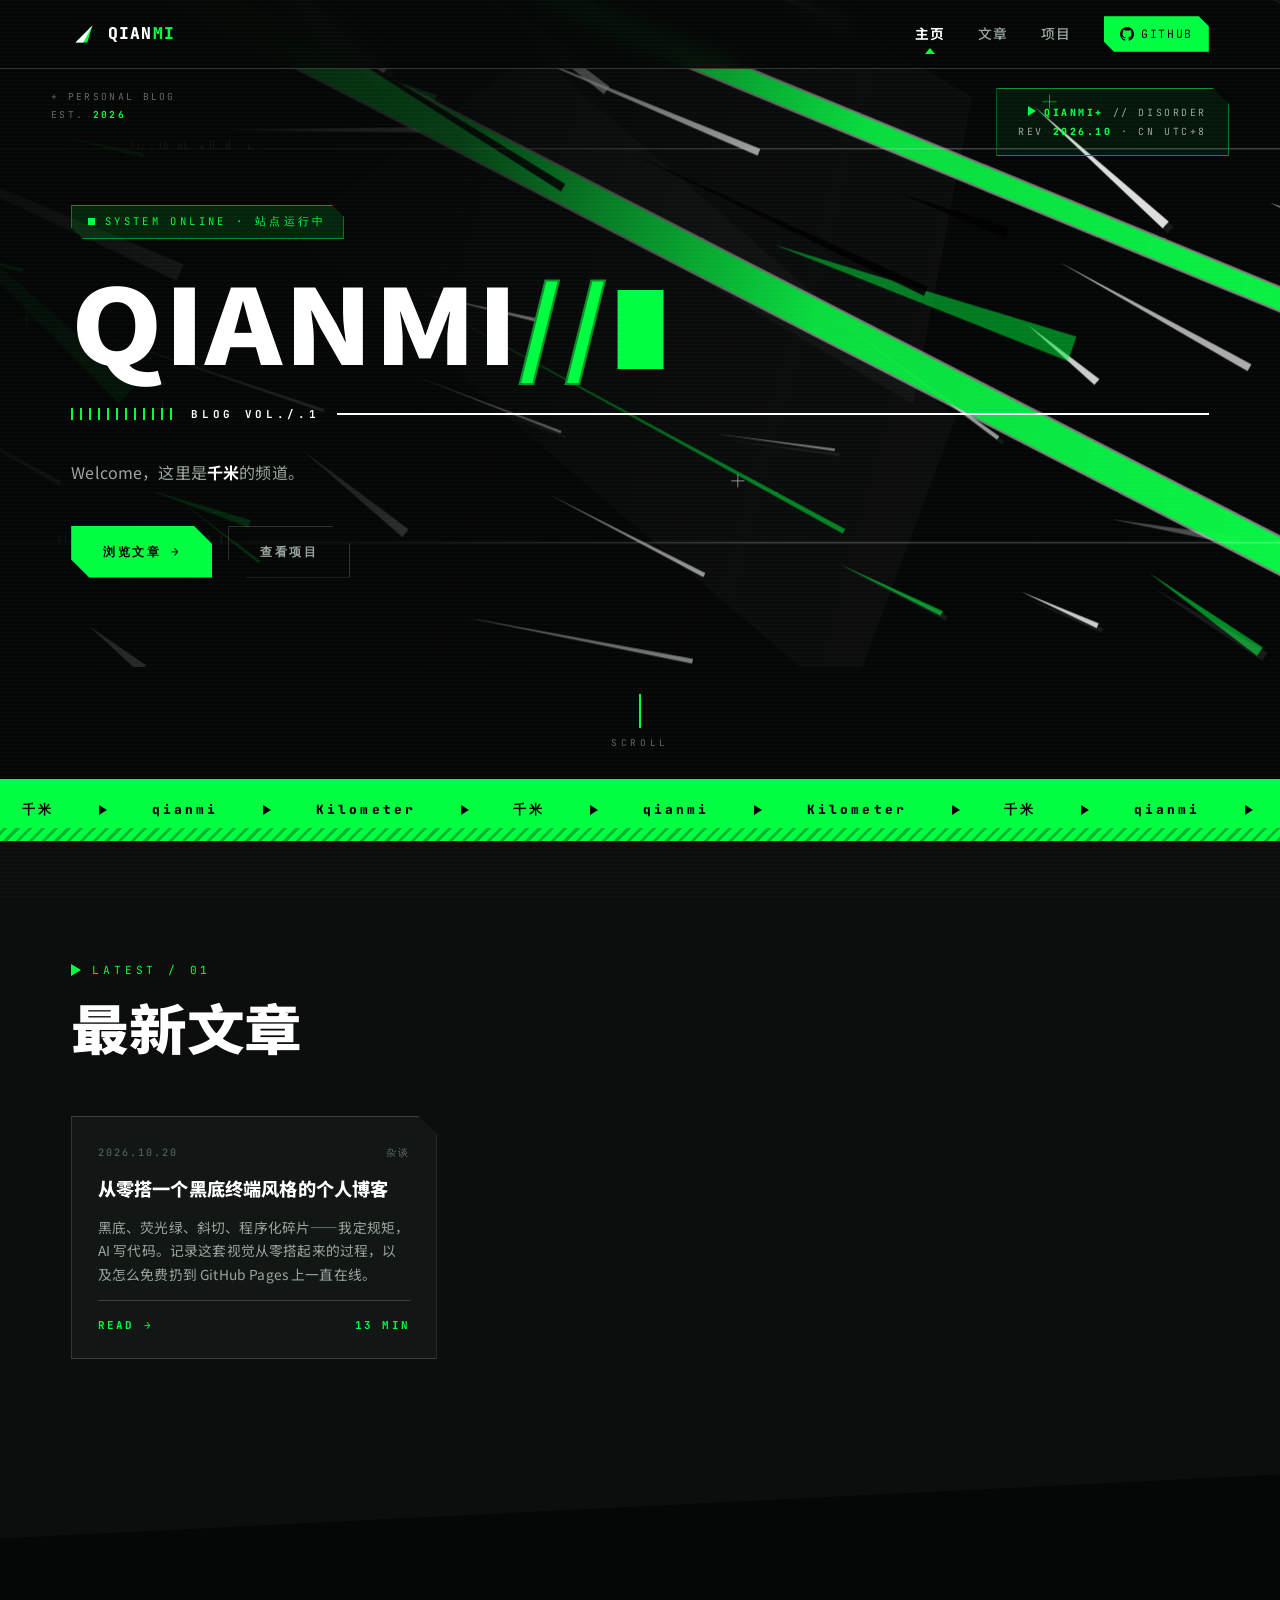
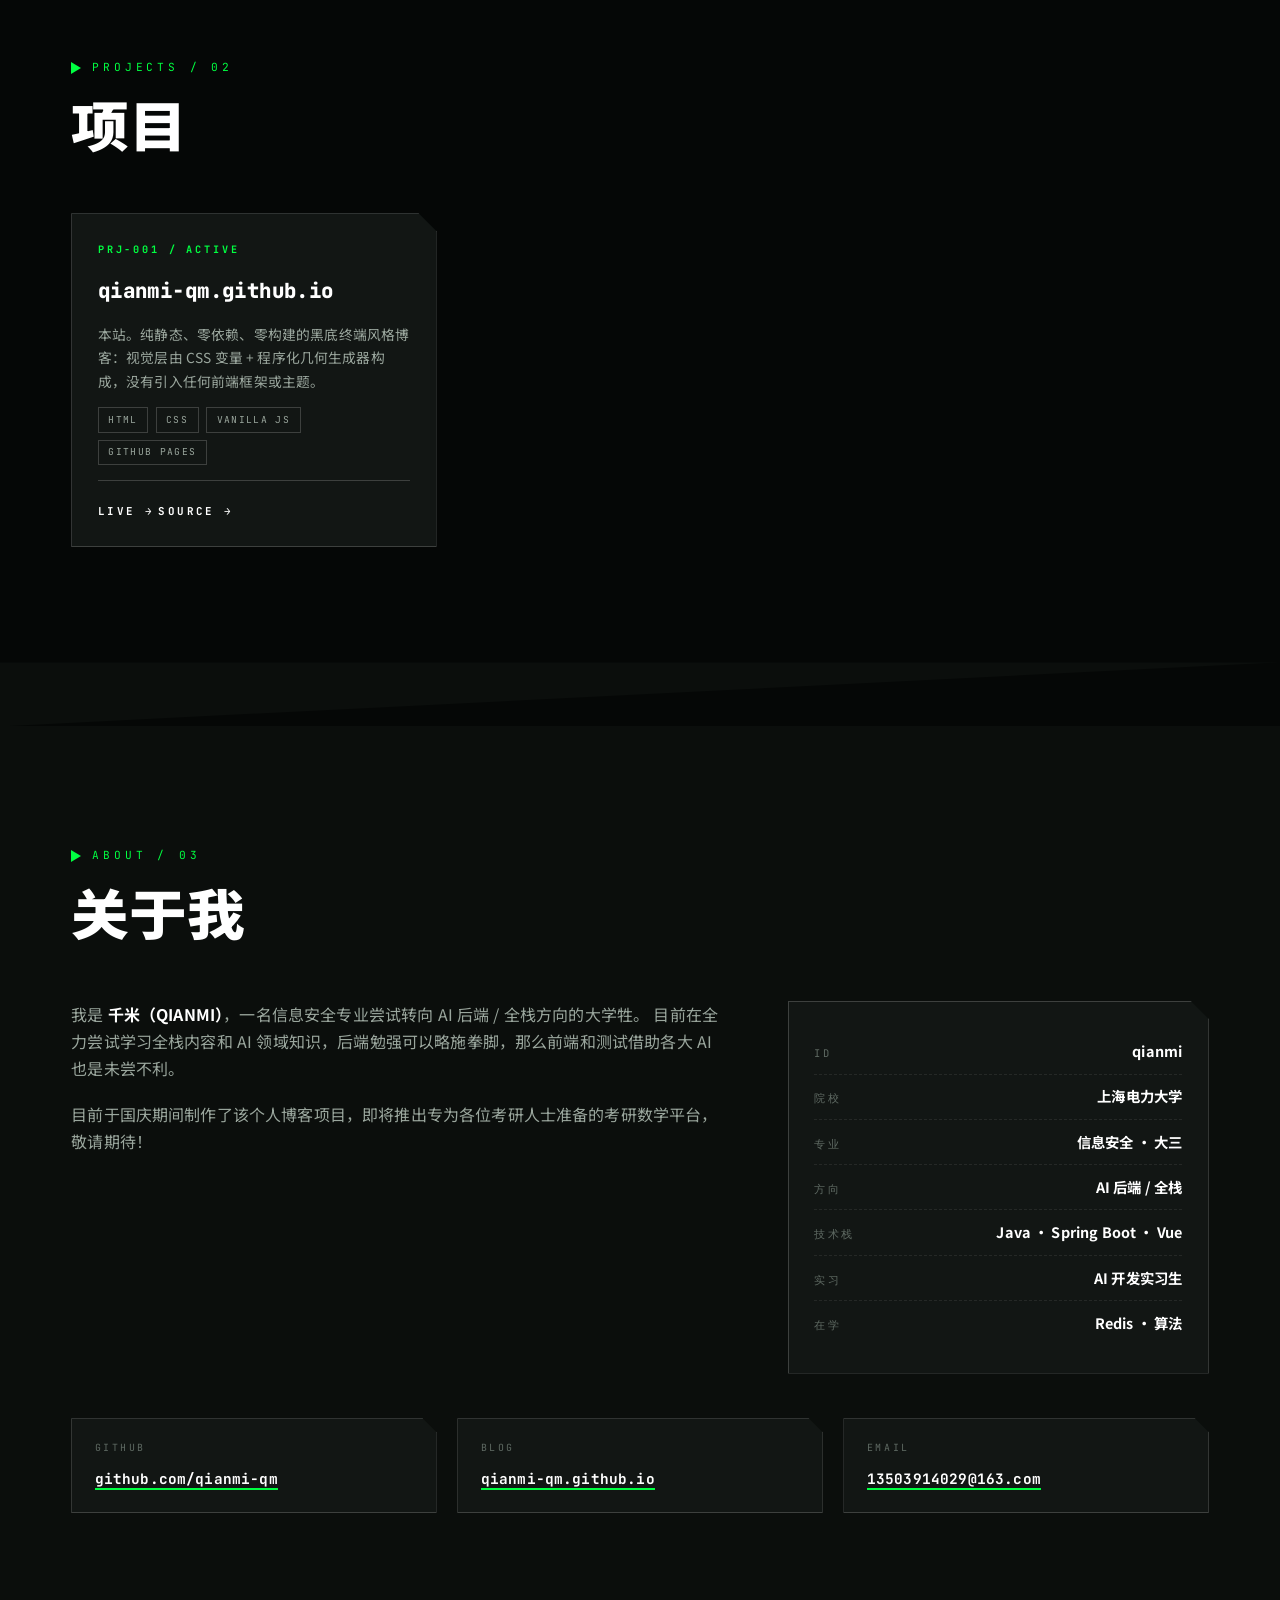
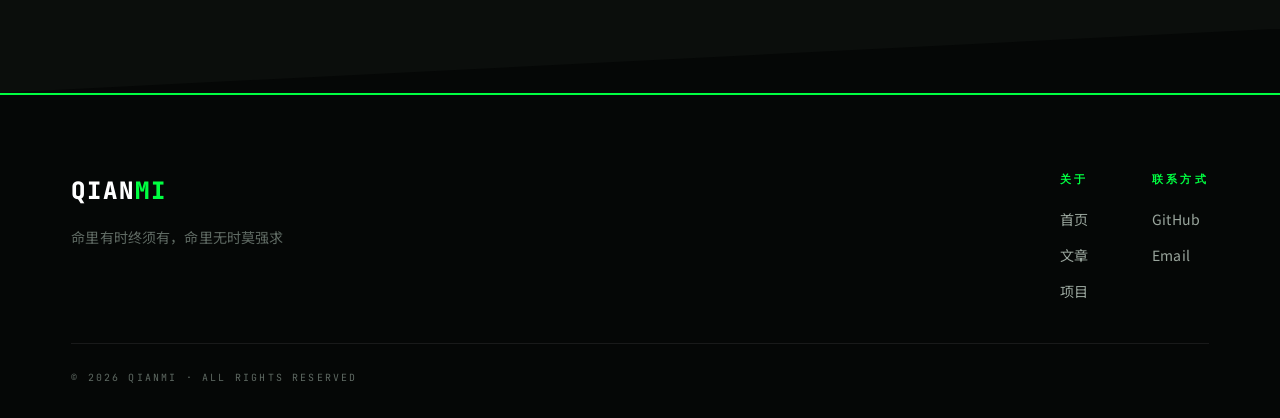
<file: index.html>
<!DOCTYPE html>
<html lang="zh-CN">
<head>
<meta charset="UTF-8">
<meta name="viewport" content="width=device-width, initial-scale=1">
<title>QIANMI // 个人博客</title>
<meta name="description" content="QIANMI 的个人博客 —— 记录后端开发、Web 安全与 AI 工程化的学习与实践。">
<link rel="icon" href="data:image/svg+xml,%3Csvg xmlns='http://www.w3.org/2000/svg' viewBox='0 0 40 40'%3E%3Crect width='40' height='40' fill='%23050706'/%3E%3Cpath d='M6 34 L34 6 L26 34 Z' fill='%2300ff41'/%3E%3Cpath d='M6 34 L34 6 L20 34 Z' fill='%23ffffff'/%3E%3C/svg%3E">
<link rel="preconnect" href="https://fonts.googleapis.com">
<link rel="preconnect" href="https://fonts.gstatic.com" crossorigin>
<link href="https://fonts.googleapis.com/css2?family=JetBrains+Mono:wght@300;400;700;800&family=Noto+Sans+SC:wght@400;500;700;900&display=swap" rel="stylesheet">
<link rel="stylesheet" href="assets/css/moss.css">
</head>
<body>

<!-- ========== 导航 ========== -->
<nav class="nav">
  <div class="wrap nav__inner">
    <a class="brand" href="index.html" aria-label="QIANMI 首页">
      <svg class="brand__mark" viewBox="0 0 40 40" aria-hidden="true">
        <rect width="40" height="40" fill="#050706"/>
        <path d="M7 33 L33 7 L25 33 Z" fill="#00ff41"/>
        <path d="M7 33 L33 7 L19 33 Z" fill="#fff"/>
      </svg>
      <span class="brand__text">Qian<em>mi</em></span>
    </a>

    <div class="nav__links">
      <a class="nav__link" href="index.html" aria-current="page">主页</a>
      <a class="nav__link" href="archive.html">文章</a>
      <a class="nav__link" href="projects.html">项目</a>
      <a class="nav__gh" href="https://github.com/qianmi-qm" target="_blank" rel="noopener">
        <svg width="14" height="14" viewBox="0 0 16 16" fill="currentColor" aria-hidden="true"><path d="M8 0C3.58 0 0 3.58 0 8c0 3.54 2.29 6.53 5.47 7.59.4.07.55-.17.55-.38 0-.19-.01-.82-.01-1.49-2.01.37-2.53-.49-2.69-.94-.09-.23-.48-.94-.82-1.13-.28-.15-.68-.52-.01-.53.63-.01 1.08.58 1.23.82.72 1.21 1.87.87 2.33.66.07-.52.28-.87.51-1.07-1.78-.2-3.64-.89-3.64-3.95 0-.87.31-1.59.82-2.15-.08-.2-.36-1.02.08-2.12 0 0 .67-.21 2.2.82a7.4 7.4 0 0 1 2-.27c.68 0 1.36.09 2 .27 1.53-1.04 2.2-.82 2.2-.82.44 1.1.16 1.92.08 2.12.51.56.82 1.27.82 2.15 0 3.07-1.87 3.75-3.65 3.95.29.25.54.73.54 1.48 0 1.07-.01 1.93-.01 2.2 0 .21.15.46.55.38A8.01 8.01 0 0 0 16 8c0-4.42-3.58-8-8-8Z"/></svg>
        GitHub
      </a>
    </div>

    <button class="nav__toggle" type="button" aria-label="打开导航菜单" aria-expanded="false">
      <span></span><span></span><span></span>
    </button>
  </div>
</nav>

<!-- ========== Hero ========== -->
<header class="hero">
  <svg class="hero__shards" data-shard-field='{"seed":11,"focal":{"x":0.76,"y":0.24},"flow":-155,"density":1.0,"beams":2,"contrast":0.42,"greenRatio":0.32}' aria-hidden="true"></svg>
  <div class="hero__veil"></div>

  <!-- 角落标注 -->
  <span class="corner-label corner-label--tl">+ PERSONAL BLOG<br>EST. <em>2026</em></span>

  <!-- 右上 HUD 科技框 -->
  <div class="hud-box" aria-hidden="true">
    <span class="tri-arrow"></span><b>QIANMI+</b> // DISORDER<br>
    REV <b>2026.10</b> · CN UTC+8
  </div>

  <div class="wrap hero__inner">
    <span class="hero__badge"><i></i> System online · 站点运行中</span>

    <h1 class="hero__title">
      <span data-glitch="QIANMI">QIANMI</span><span class="slash">//</span><i class="cursor" aria-hidden="true"></i>
    </h1>

    <!-- 横贯刻度线条 -->
    <div class="hero__rule" aria-hidden="true">
      <span>BLOG VOL./.1</span>
    </div>

    <p class="hero__cn">
      Welcome，这里是<strong>千米</strong>的频道。
    </p>

    <div class="hero__actions">
      <a class="btn btn--solid" href="archive.html"><span>浏览文章 →</span></a>
      <a class="btn btn--ghost" href="projects.html"><span>查看项目</span></a>
    </div>
  </div>
</header>

<!-- ========== 滚动提示 + 跑马灯 ========== -->
<div class="scroll-hint scroll-hint--strip" aria-hidden="true">
  <i></i>
  <span>Scroll</span>
</div>

<div class="ticker" aria-hidden="true">
  <div class="ticker__track">
    <div class="ticker__group">
      <span class="ticker__item">千米</span><span class="ticker__item">qianmi</span><span class="ticker__item">Kilometer</span>
      <span class="ticker__item">千米</span><span class="ticker__item">qianmi</span><span class="ticker__item">Kilometer</span>
      <span class="ticker__item">千米</span><span class="ticker__item">qianmi</span><span class="ticker__item">Kilometer</span>
      <span class="ticker__item">千米</span><span class="ticker__item">qianmi</span><span class="ticker__item">Kilometer</span>
      <span class="ticker__item">千米</span><span class="ticker__item">qianmi</span><span class="ticker__item">Kilometer</span>
      <span class="ticker__item">千米</span><span class="ticker__item">qianmi</span><span class="ticker__item">Kilometer</span>
    </div>
    <div class="ticker__group">
      <span class="ticker__item">千米</span><span class="ticker__item">qianmi</span><span class="ticker__item">Kilometer</span>
      <span class="ticker__item">千米</span><span class="ticker__item">qianmi</span><span class="ticker__item">Kilometer</span>
      <span class="ticker__item">千米</span><span class="ticker__item">qianmi</span><span class="ticker__item">Kilometer</span>
      <span class="ticker__item">千米</span><span class="ticker__item">qianmi</span><span class="ticker__item">Kilometer</span>
      <span class="ticker__item">千米</span><span class="ticker__item">qianmi</span><span class="ticker__item">Kilometer</span>
      <span class="ticker__item">千米</span><span class="ticker__item">qianmi</span><span class="ticker__item">Kilometer</span>
    </div>
  </div>
</div>

<div class="neon-bar" aria-hidden="true"></div>

<!-- ========== 最新文章 ========== -->
<section class="sec sec--ink-2">
  <div class="wrap">
    <div class="sec__head reveal">
      <span class="kicker">Latest / 01</span>
      <h2 class="sec__title">最新文章</h2>
    </div>

    <div class="post-grid">
      <a class="post-tile reveal" href="posts/moss-blog-build.html" data-delay="0">
        <div class="post-tile__top">
          <span>2026.10.20</span>
          <span>杂谈</span>
        </div>
        <h3 class="post-tile__title">从零搭一个黑底终端风格的个人博客</h3>
        <p class="post-tile__excerpt">黑底、荧光绿、斜切、程序化碎片——我定规矩，AI 写代码。记录这套视觉从零搭起来的过程，以及怎么免费扔到 GitHub Pages 上一直在线。</p>
        <div class="post-tile__foot">
          <span>Read →</span>
          <span>13 min</span>
        </div>
      </a>
    </div>
  </div>
</section>

<div class="slant slant--2-ink" aria-hidden="true"></div>

<!-- ========== 项目（黑底对比区） ========== -->
<section class="sec sec--ink">
  <div class="wrap">
    <div class="sec__head reveal">
      <span class="kicker">Projects / 02</span>
      <h2 class="sec__title">项目</h2>
    </div>

    <div class="proj-grid">
      <article class="proj-card reveal" data-delay="0">
        <span class="proj-card__id">PRJ-001 / ACTIVE</span>
        <h3 class="proj-card__name">qianmi-qm.github.io</h3>
        <p class="proj-card__desc">
          本站。纯静态、零依赖、零构建的黑底终端风格博客：视觉层由 CSS 变量 +
          程序化几何生成器构成，没有引入任何前端框架或主题。
        </p>
        <div class="proj-card__stack">
          <span>HTML</span><span>CSS</span><span>Vanilla JS</span><span>GitHub Pages</span>
        </div>
        <div class="proj-card__links">
          <a href="https://qianmi-qm.github.io" target="_blank" rel="noopener">Live →</a>
          <a href="https://github.com/qianmi-qm/qianmi-qm.github.io" target="_blank" rel="noopener">Source →</a>
        </div>
      </article>
    </div>
  </div>
</section>

<div class="slant slant--ink-2 slant--rev" aria-hidden="true"></div>

<!-- ========== 关于 ========== -->
<section class="sec sec--ink-2">
  <div class="wrap">
    <div class="sec__head reveal">
      <span class="kicker">About / 03</span>
      <h2 class="sec__title">关于我</h2>
    </div>

    <div class="about-grid">
      <div class="about-text reveal">
        <p>
          我是 <strong>千米（QIANMI）</strong>，一名信息安全专业尝试转向 AI 后端 / 全栈方向的大学牲。
          目前在全力尝试学习全栈内容和 AI 领域知识，后端勉强可以略施拳脚，那么前端和测试借助各大 AI 也是未尝不利。
        </p>
        <p>
          目前于国庆期间制作了该个人博客项目，即将推出专为各位考研人士准备的考研数学平台，敬请期待！
        </p>
      </div>

      <aside class="about-facts reveal" data-delay="120">
        <dl style="margin:0">
          <div class="fact"><dt>ID</dt><dd>qianmi</dd></div>
          <div class="fact"><dt>院校</dt><dd>上海电力大学</dd></div>
          <div class="fact"><dt>专业</dt><dd>信息安全 · 大三</dd></div>
          <div class="fact"><dt>方向</dt><dd>AI 后端 / 全栈</dd></div>
          <div class="fact"><dt>技术栈</dt><dd>Java · Spring Boot · Vue</dd></div>
          <div class="fact"><dt>实习</dt><dd>AI 开发实习生</dd></div>
          <div class="fact"><dt>在学</dt><dd>Redis · 算法</dd></div>
        </dl>
      </aside>
    </div>

    <div class="contact-list reveal">
      <dl class="contact-item" style="margin:0">
        <dt>GitHub</dt>
        <dd><a href="https://github.com/qianmi-qm" target="_blank" rel="noopener">github.com/qianmi-qm</a></dd>
      </dl>
      <dl class="contact-item" style="margin:0">
        <dt>Blog</dt>
        <dd><a href="index.html">qianmi-qm.github.io</a></dd>
      </dl>
      <dl class="contact-item" style="margin:0">
        <dt>Email</dt>
        <dd><a href="mailto:13503914029@163.com">13503914029@163.com</a></dd>
      </dl>
    </div>
  </div>
</section>

<div class="slant slant--2-ink" aria-hidden="true"></div>

<!-- ========== 页脚 ========== -->
<footer class="footer">
  <div class="wrap">
    <div class="footer__top">
      <div class="footer__brand">
        <span class="brand__text">Qian<em>mi</em></span>
        <p>命里有时终须有，命里无时莫强求</p>
      </div>

      <div class="footer__cols">
        <div class="footer__col">
          <h4>关于</h4>
          <ul>
            <li><a href="index.html">首页</a></li>
            <li><a href="archive.html">文章</a></li>
            <li><a href="projects.html">项目</a></li>
          </ul>
        </div>
        <div class="footer__col">
          <h4>联系方式</h4>
          <ul>
            <li><a href="https://github.com/qianmi-qm" target="_blank" rel="noopener">GitHub</a></li>
            <li><a href="mailto:13503914029@163.com">Email</a></li>
          </ul>
        </div>
      </div>
    </div>

    <div class="footer__bottom">
      <span>© <span data-year>2026</span> QIANMI · ALL RIGHTS RESERVED</span>
    </div>
  </div>
</footer>

<script src="assets/js/moss.js"></script>
</body>
</html>
</file>
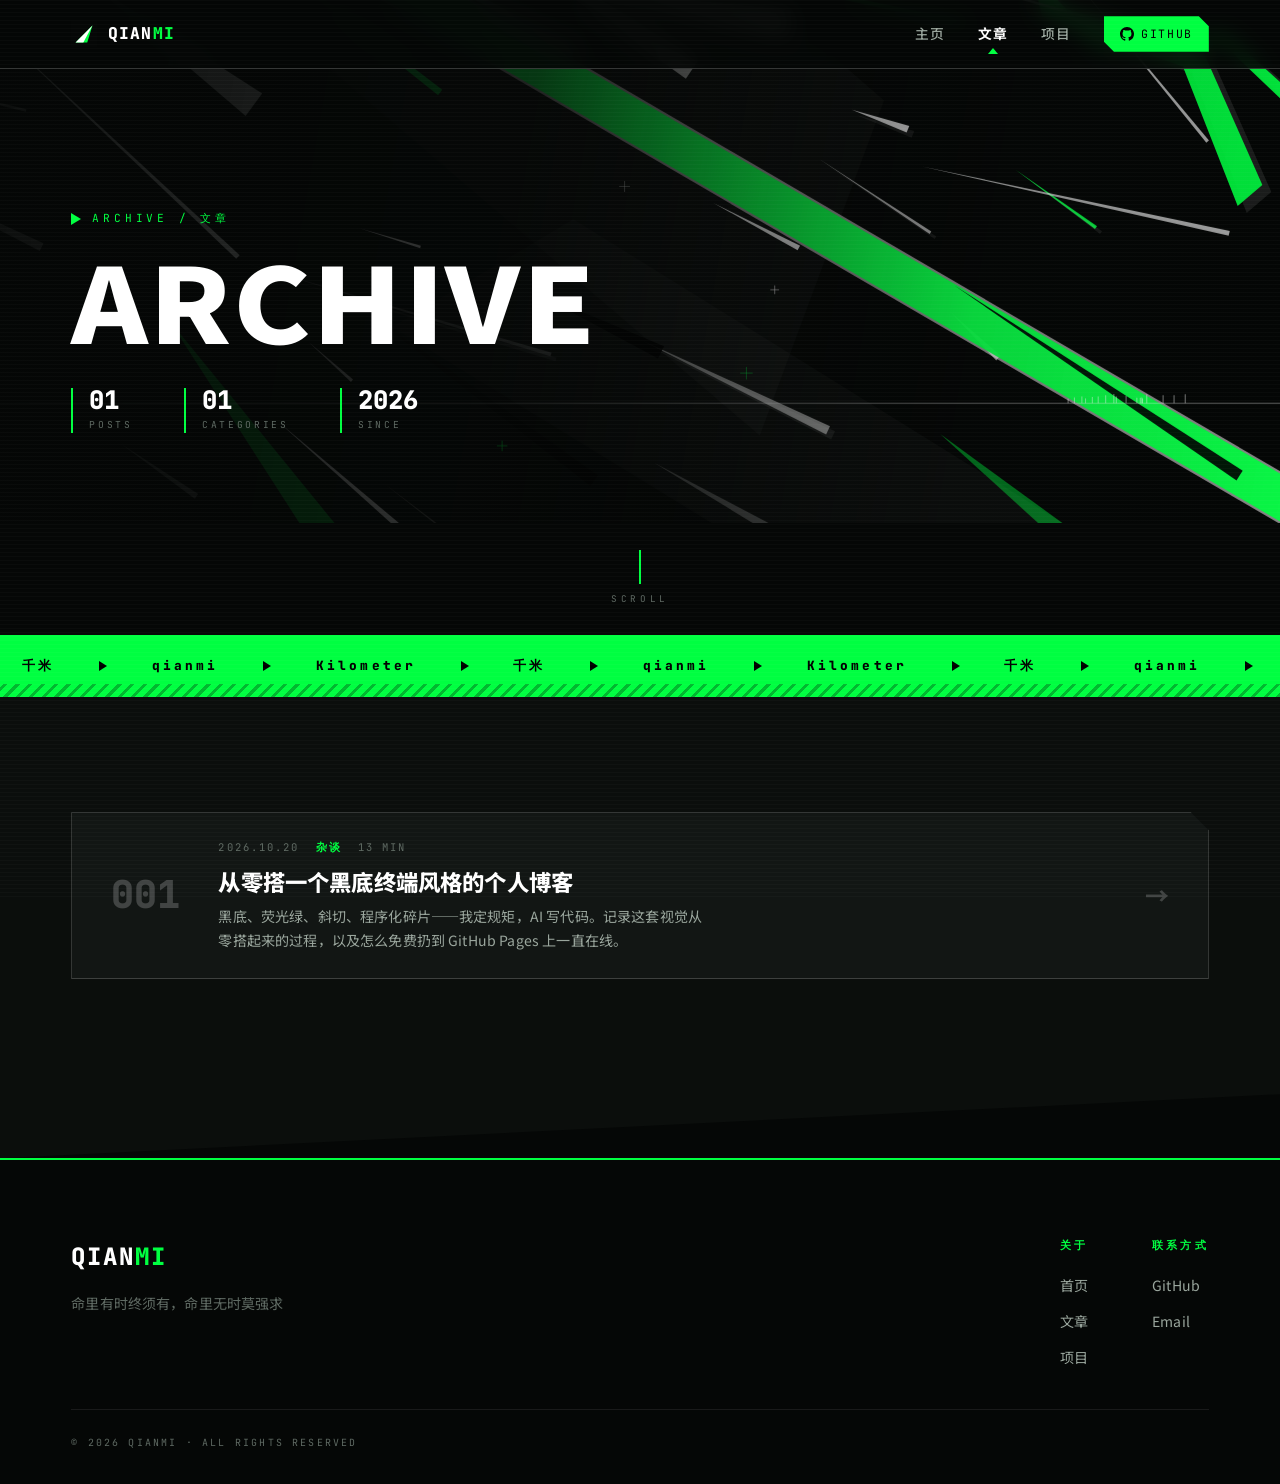
<file: archive.html>
<!DOCTYPE html>
<html lang="zh-CN">
<head>
<meta charset="UTF-8">
<meta name="viewport" content="width=device-width, initial-scale=1">
<title>文章归档 // QIANMI</title>
<meta name="description" content="QIANMI 博客的全部文章归档，按分类筛选。">
<link rel="icon" href="data:image/svg+xml,%3Csvg xmlns='http://www.w3.org/2000/svg' viewBox='0 0 40 40'%3E%3Crect width='40' height='40' fill='%23050706'/%3E%3Cpath d='M6 34 L34 6 L26 34 Z' fill='%2300ff41'/%3E%3Cpath d='M6 34 L34 6 L20 34 Z' fill='%23ffffff'/%3E%3C/svg%3E">
<link rel="preconnect" href="https://fonts.googleapis.com">
<link rel="preconnect" href="https://fonts.gstatic.com" crossorigin>
<link href="https://fonts.googleapis.com/css2?family=JetBrains+Mono:wght@300;400;700;800&family=Noto+Sans+SC:wght@400;500;700;900&display=swap" rel="stylesheet">
<link rel="stylesheet" href="assets/css/moss.css">
</head>
<body>

<nav class="nav">
  <div class="wrap nav__inner">
    <a class="brand" href="index.html" aria-label="QIANMI 首页">
      <svg class="brand__mark" viewBox="0 0 40 40" aria-hidden="true">
        <rect width="40" height="40" fill="#050706"/>
        <path d="M7 33 L33 7 L25 33 Z" fill="#00ff41"/>
        <path d="M7 33 L33 7 L19 33 Z" fill="#fff"/>
      </svg>
      <span class="brand__text">Qian<em>mi</em></span>
    </a>
    <div class="nav__links">
      <a class="nav__link" href="index.html">主页</a>
      <a class="nav__link" href="archive.html" aria-current="page">文章</a>
      <a class="nav__link" href="projects.html">项目</a>
      <a class="nav__gh" href="https://github.com/qianmi-qm" target="_blank" rel="noopener">
        <svg width="14" height="14" viewBox="0 0 16 16" fill="currentColor" aria-hidden="true"><path d="M8 0C3.58 0 0 3.58 0 8c0 3.54 2.29 6.53 5.47 7.59.4.07.55-.17.55-.38 0-.19-.01-.82-.01-1.49-2.01.37-2.53-.49-2.69-.94-.09-.23-.48-.94-.82-1.13-.28-.15-.68-.52-.01-.53.63-.01 1.08.58 1.23.82.72 1.21 1.87.87 2.33.66.07-.52.28-.87.51-1.07-1.78-.2-3.64-.89-3.64-3.95 0-.87.31-1.59.82-2.15-.08-.2-.36-1.02.08-2.12 0 0 .67-.21 2.2.82a7.4 7.4 0 0 1 2-.27c.68 0 1.36.09 2 .27 1.53-1.04 2.2-.82 2.2-.82.44 1.1.16 1.92.08 2.12.51.56.82 1.27.82 2.15 0 3.07-1.87 3.75-3.65 3.95.29.25.54.73.54 1.48 0 1.07-.01 1.93-.01 2.2 0 .21.15.46.55.38A8.01 8.01 0 0 0 16 8c0-4.42-3.58-8-8-8Z"/></svg>
        GitHub
      </a>
    </div>
    <button class="nav__toggle" type="button" aria-label="打开导航菜单" aria-expanded="false">
      <span></span><span></span><span></span>
    </button>
  </div>
</nav>

<header class="page-head">
  <svg class="page-head__shards" data-shard-field='{"seed":31,"focal":{"x":0.78,"y":0.28},"flow":-150,"density":1.05,"beams":1,"contrast":0.4,"greenRatio":0.3}' aria-hidden="true"></svg>
  <div class="page-head__veil"></div>

  <div class="wrap page-head__inner">
    <span class="kicker">Archive / 文章</span>
    <h1 class="page-head__title"><span data-glitch="ARCHIVE">ARCHIVE</span></h1>
    <div class="page-head__stat">
      <div><b>01</b><span>Posts</span></div>
      <div><b>01</b><span>Categories</span></div>
      <div><b>2026</b><span>Since</span></div>
    </div>
  </div>
</header>

<!-- ========== 滚动提示 + 跑马灯 ========== -->
<div class="scroll-hint scroll-hint--strip" aria-hidden="true">
  <i></i>
  <span>Scroll</span>
</div>

<div class="ticker" aria-hidden="true">
  <div class="ticker__track">
    <div class="ticker__group">
      <span class="ticker__item">千米</span><span class="ticker__item">qianmi</span><span class="ticker__item">Kilometer</span>
      <span class="ticker__item">千米</span><span class="ticker__item">qianmi</span><span class="ticker__item">Kilometer</span>
      <span class="ticker__item">千米</span><span class="ticker__item">qianmi</span><span class="ticker__item">Kilometer</span>
      <span class="ticker__item">千米</span><span class="ticker__item">qianmi</span><span class="ticker__item">Kilometer</span>
      <span class="ticker__item">千米</span><span class="ticker__item">qianmi</span><span class="ticker__item">Kilometer</span>
      <span class="ticker__item">千米</span><span class="ticker__item">qianmi</span><span class="ticker__item">Kilometer</span>
    </div>
    <div class="ticker__group">
      <span class="ticker__item">千米</span><span class="ticker__item">qianmi</span><span class="ticker__item">Kilometer</span>
      <span class="ticker__item">千米</span><span class="ticker__item">qianmi</span><span class="ticker__item">Kilometer</span>
      <span class="ticker__item">千米</span><span class="ticker__item">qianmi</span><span class="ticker__item">Kilometer</span>
      <span class="ticker__item">千米</span><span class="ticker__item">qianmi</span><span class="ticker__item">Kilometer</span>
      <span class="ticker__item">千米</span><span class="ticker__item">qianmi</span><span class="ticker__item">Kilometer</span>
      <span class="ticker__item">千米</span><span class="ticker__item">qianmi</span><span class="ticker__item">Kilometer</span>
    </div>
  </div>
</div>

<div class="neon-bar" aria-hidden="true"></div>

<section class="sec sec--ink-2">
  <div class="wrap">

    <div class="posts">
      <a class="post-card reveal" href="posts/moss-blog-build.html" data-cat="杂谈">
        <span class="post-card__idx">001</span>
        <div>
          <div class="post-card__meta">
            <span>2026.10.20</span>
            <span class="cat">杂谈</span>
            <span>13 min</span>
          </div>
          <h2 class="post-card__title">从零搭一个黑底终端风格的个人博客</h2>
          <p class="post-card__excerpt">黑底、荧光绿、斜切、程序化碎片——我定规矩，AI 写代码。记录这套视觉从零搭起来的过程，以及怎么免费扔到 GitHub Pages 上一直在线。</p>
        </div>
        <span class="post-card__go" aria-hidden="true">→</span>
      </a>
    </div>

  </div>
</section>

<div class="slant slant--2-ink" aria-hidden="true"></div>

<footer class="footer">
  <div class="wrap">
    <div class="footer__top">
      <div class="footer__brand">
        <span class="brand__text">Qian<em>mi</em></span>
        <p>命里有时终须有，命里无时莫强求</p>
      </div>
      <div class="footer__cols">
        <div class="footer__col">
          <h4>关于</h4>
          <ul>
            <li><a href="index.html">首页</a></li>
            <li><a href="archive.html">文章</a></li>
            <li><a href="projects.html">项目</a></li>
          </ul>
        </div>
        <div class="footer__col">
          <h4>联系方式</h4>
          <ul>
            <li><a href="https://github.com/qianmi-qm" target="_blank" rel="noopener">GitHub</a></li>
            <li><a href="mailto:13503914029@163.com">Email</a></li>
          </ul>
        </div>
      </div>
    </div>
    <div class="footer__bottom">
      <span>© <span data-year>2026</span> QIANMI · ALL RIGHTS RESERVED</span>
    </div>
  </div>
</footer>

<script src="assets/js/moss.js"></script>
</body>
</html>
</file>
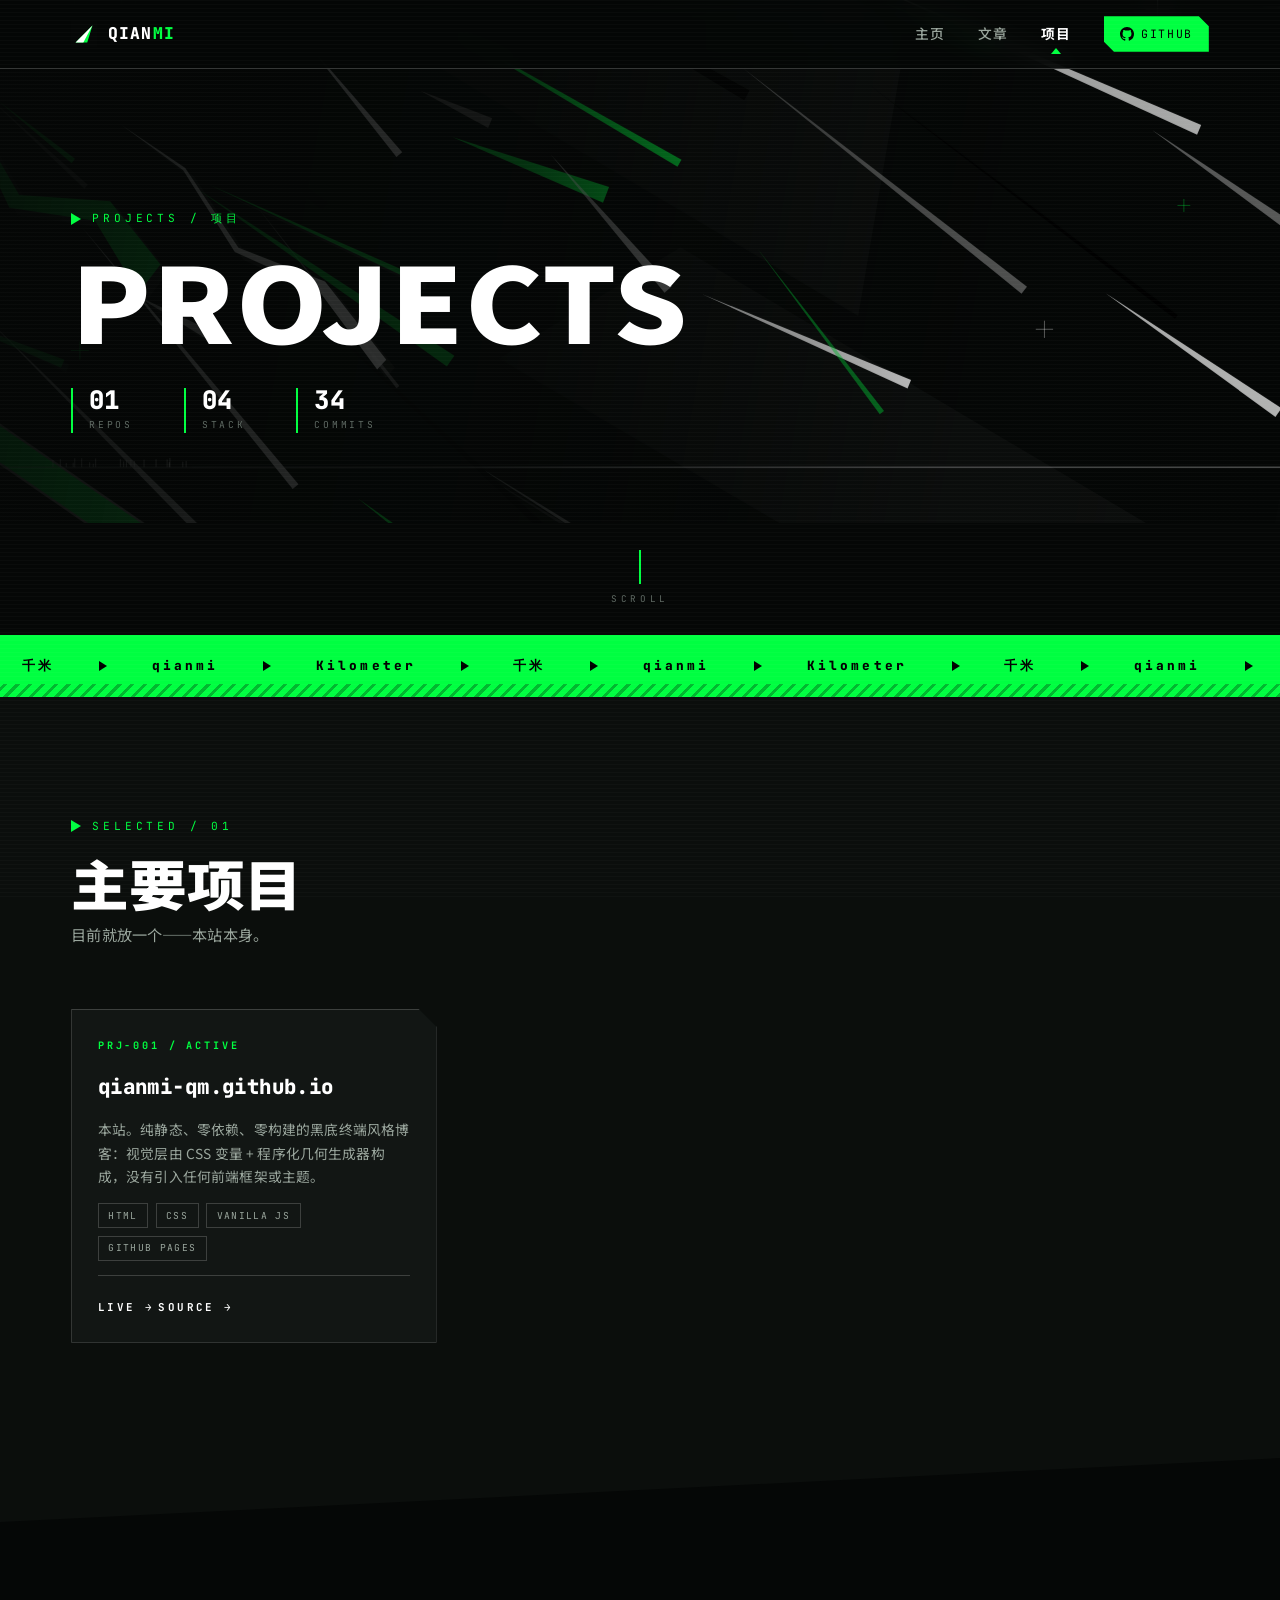
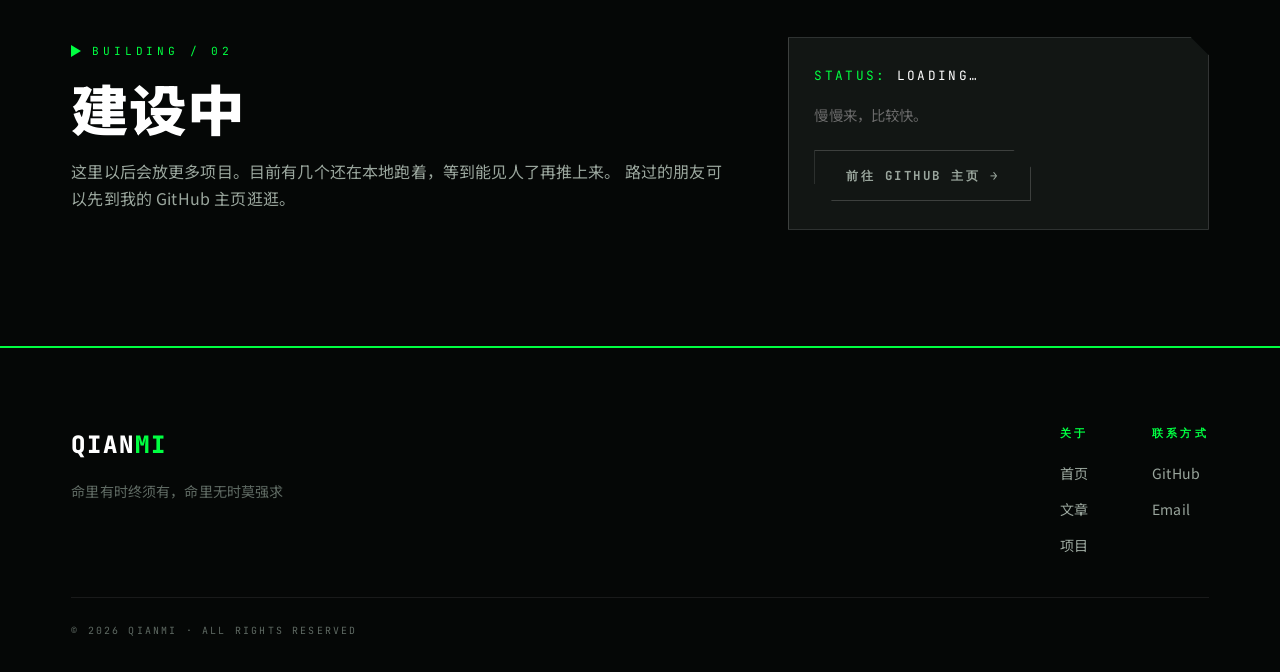
<file: projects.html>
﻿<!DOCTYPE html>
<html lang="zh-CN">
<head>
<meta charset="UTF-8">
<meta name="viewport" content="width=device-width, initial-scale=1">
<title>项目 // QIANMI</title>
<meta name="description" content="QIANMI 的开源项目与实验作品。">
<link rel="icon" href="data:image/svg+xml,%3Csvg xmlns='http://www.w3.org/2000/svg' viewBox='0 0 40 40'%3E%3Crect width='40' height='40' fill='%23050706'/%3E%3Cpath d='M6 34 L34 6 L26 34 Z' fill='%2300ff41'/%3E%3Cpath d='M6 34 L34 6 L20 34 Z' fill='%23ffffff'/%3E%3C/svg%3E">
<link rel="preconnect" href="https://fonts.googleapis.com">
<link rel="preconnect" href="https://fonts.gstatic.com" crossorigin>
<link href="https://fonts.googleapis.com/css2?family=JetBrains+Mono:wght@300;400;700;800&family=Noto+Sans+SC:wght@400;500;700;900&display=swap" rel="stylesheet">
<link rel="stylesheet" href="assets/css/moss.css">
</head>
<body>

<nav class="nav">
  <div class="wrap nav__inner">
    <a class="brand" href="index.html" aria-label="QIANMI 首页">
      <svg class="brand__mark" viewBox="0 0 40 40" aria-hidden="true">
        <rect width="40" height="40" fill="#050706"/>
        <path d="M7 33 L33 7 L25 33 Z" fill="#00ff41"/>
        <path d="M7 33 L33 7 L19 33 Z" fill="#fff"/>
      </svg>
      <span class="brand__text">Qian<em>mi</em></span>
    </a>
    <div class="nav__links">
      <a class="nav__link" href="index.html">主页</a>
      <a class="nav__link" href="archive.html">文章</a>
      <a class="nav__link" href="projects.html" aria-current="page">项目</a>
      <a class="nav__gh" href="https://github.com/qianmi-qm" target="_blank" rel="noopener">
        <svg width="14" height="14" viewBox="0 0 16 16" fill="currentColor" aria-hidden="true"><path d="M8 0C3.58 0 0 3.58 0 8c0 3.54 2.29 6.53 5.47 7.59.4.07.55-.17.55-.38 0-.19-.01-.82-.01-1.49-2.01.37-2.53-.49-2.69-.94-.09-.23-.48-.94-.82-1.13-.28-.15-.68-.52-.01-.53.63-.01 1.08.58 1.23.82.72 1.21 1.87.87 2.33.66.07-.52.28-.87.51-1.07-1.78-.2-3.64-.89-3.64-3.95 0-.87.31-1.59.82-2.15-.08-.2-.36-1.02.08-2.12 0 0 .67-.21 2.2.82a7.4 7.4 0 0 1 2-.27c.68 0 1.36.09 2 .27 1.53-1.04 2.2-.82 2.2-.82.44 1.1.16 1.92.08 2.12.51.56.82 1.27.82 2.15 0 3.07-1.87 3.75-3.65 3.95.29.25.54.73.54 1.48 0 1.07-.01 1.93-.01 2.2 0 .21.15.46.55.38A8.01 8.01 0 0 0 16 8c0-4.42-3.58-8-8-8Z"/></svg>
        GitHub
      </a>
    </div>
    <button class="nav__toggle" type="button" aria-label="打开导航菜单" aria-expanded="false">
      <span></span><span></span><span></span>
    </button>
  </div>
</nav>

<header class="page-head">
  <svg class="page-head__shards" data-shard-field='{"seed":77,"focal":{"x":0.22,"y":0.62},"flow":-145,"density":1.05,"beams":1,"contrast":0.42,"greenRatio":0.3}' aria-hidden="true"></svg>
  <div class="page-head__veil"></div>

  <div class="wrap page-head__inner">
    <span class="kicker">Projects / 项目</span>
    <h1 class="page-head__title"><span data-glitch="PROJECTS">PROJECTS</span></h1>
    <div class="page-head__stat">
      <div><b>01</b><span>Repos</span></div>
      <div><b>04</b><span>Stack</span></div>
      <div><b>34</b><span>Commits</span></div>
    </div>
  </div>
</header>

<!-- ========== 滚动提示 + 跑马灯 ========== -->
<div class="scroll-hint scroll-hint--strip" aria-hidden="true">
  <i></i>
  <span>Scroll</span>
</div>

<div class="ticker" aria-hidden="true">
  <div class="ticker__track">
    <div class="ticker__group">
      <span class="ticker__item">千米</span><span class="ticker__item">qianmi</span><span class="ticker__item">Kilometer</span>
      <span class="ticker__item">千米</span><span class="ticker__item">qianmi</span><span class="ticker__item">Kilometer</span>
      <span class="ticker__item">千米</span><span class="ticker__item">qianmi</span><span class="ticker__item">Kilometer</span>
      <span class="ticker__item">千米</span><span class="ticker__item">qianmi</span><span class="ticker__item">Kilometer</span>
      <span class="ticker__item">千米</span><span class="ticker__item">qianmi</span><span class="ticker__item">Kilometer</span>
      <span class="ticker__item">千米</span><span class="ticker__item">qianmi</span><span class="ticker__item">Kilometer</span>
    </div>
    <div class="ticker__group">
      <span class="ticker__item">千米</span><span class="ticker__item">qianmi</span><span class="ticker__item">Kilometer</span>
      <span class="ticker__item">千米</span><span class="ticker__item">qianmi</span><span class="ticker__item">Kilometer</span>
      <span class="ticker__item">千米</span><span class="ticker__item">qianmi</span><span class="ticker__item">Kilometer</span>
      <span class="ticker__item">千米</span><span class="ticker__item">qianmi</span><span class="ticker__item">Kilometer</span>
      <span class="ticker__item">千米</span><span class="ticker__item">qianmi</span><span class="ticker__item">Kilometer</span>
      <span class="ticker__item">千米</span><span class="ticker__item">qianmi</span><span class="ticker__item">Kilometer</span>
    </div>
  </div>
</div>

<div class="neon-bar" aria-hidden="true"></div>

<section class="sec sec--ink-2">
  <div class="wrap">
    <div class="sec__head reveal">
      <span class="kicker">Selected / 01</span>
      <h2 class="sec__title">主要项目</h2>
      <p class="sec__desc">目前就放一个——本站本身。</p>
    </div>

    <div class="proj-grid">
      <article class="proj-card reveal" data-delay="0">
        <span class="proj-card__id">PRJ-001 / ACTIVE</span>
        <h3 class="proj-card__name">qianmi-qm.github.io</h3>
        <p class="proj-card__desc">
          本站。纯静态、零依赖、零构建的黑底终端风格博客：视觉层由 CSS 变量 +
          程序化几何生成器构成，没有引入任何前端框架或主题。
        </p>
        <div class="proj-card__stack">
          <span>HTML</span><span>CSS</span><span>Vanilla JS</span><span>GitHub Pages</span>
        </div>
        <div class="proj-card__links">
          <a href="https://qianmi-qm.github.io" target="_blank" rel="noopener">Live →</a>
          <a href="https://github.com/qianmi-qm/qianmi-qm.github.io" target="_blank" rel="noopener">Source →</a>
        </div>
      </article>
    </div>
  </div>
</section>

<div class="slant slant--2-ink" aria-hidden="true"></div>

<section class="sec sec--ink">
  <div class="wrap">
    <div class="about-grid">
      <div class="about-text reveal">
        <span class="kicker">Building / 02</span>
        <h2 class="sec__title" style="margin-bottom:1.4rem">建设中</h2>
        <p>
          这里以后会放更多项目。目前有几个还在本地跑着，等到能见人了再推上来。
          路过的朋友可以先到我的 GitHub 主页逛逛。
        </p>
      </div>
      <aside class="about-facts reveal" data-delay="120">
        <p class="mono" style="margin:0;font-size:0.8rem;letter-spacing:0.18em;color:var(--neon)">
          STATUS: <span style="color:var(--paper)">LOADING…</span>
        </p>
        <p style="margin:0.9rem 0 1.4rem;font-size:0.9rem;color:var(--grey-55);line-height:1.8">
          慢慢来，比较快。
        </p>
        <a class="btn btn--ghost" href="https://github.com/qianmi-qm" target="_blank" rel="noopener"><span>前往 GitHub 主页 →</span></a>
      </aside>
    </div>
  </div>
</section>

<footer class="footer">
  <div class="wrap">
    <div class="footer__top">
      <div class="footer__brand">
        <span class="brand__text">Qian<em>mi</em></span>
        <p>命里有时终须有，命里无时莫强求</p>
      </div>
      <div class="footer__cols">
        <div class="footer__col">
          <h4>关于</h4>
          <ul>
            <li><a href="index.html">首页</a></li>
            <li><a href="archive.html">文章</a></li>
            <li><a href="projects.html">项目</a></li>
          </ul>
        </div>
        <div class="footer__col">
          <h4>联系方式</h4>
          <ul>
            <li><a href="https://github.com/qianmi-qm" target="_blank" rel="noopener">GitHub</a></li>
            <li><a href="mailto:13503914029@163.com">Email</a></li>
          </ul>
        </div>
      </div>
    </div>
    <div class="footer__bottom">
      <span>© <span data-year>2026</span> QIANMI · ALL RIGHTS RESERVED</span>
    </div>
  </div>
</footer>

<script src="assets/js/moss.js"></script>
</body>
</html>
</file>
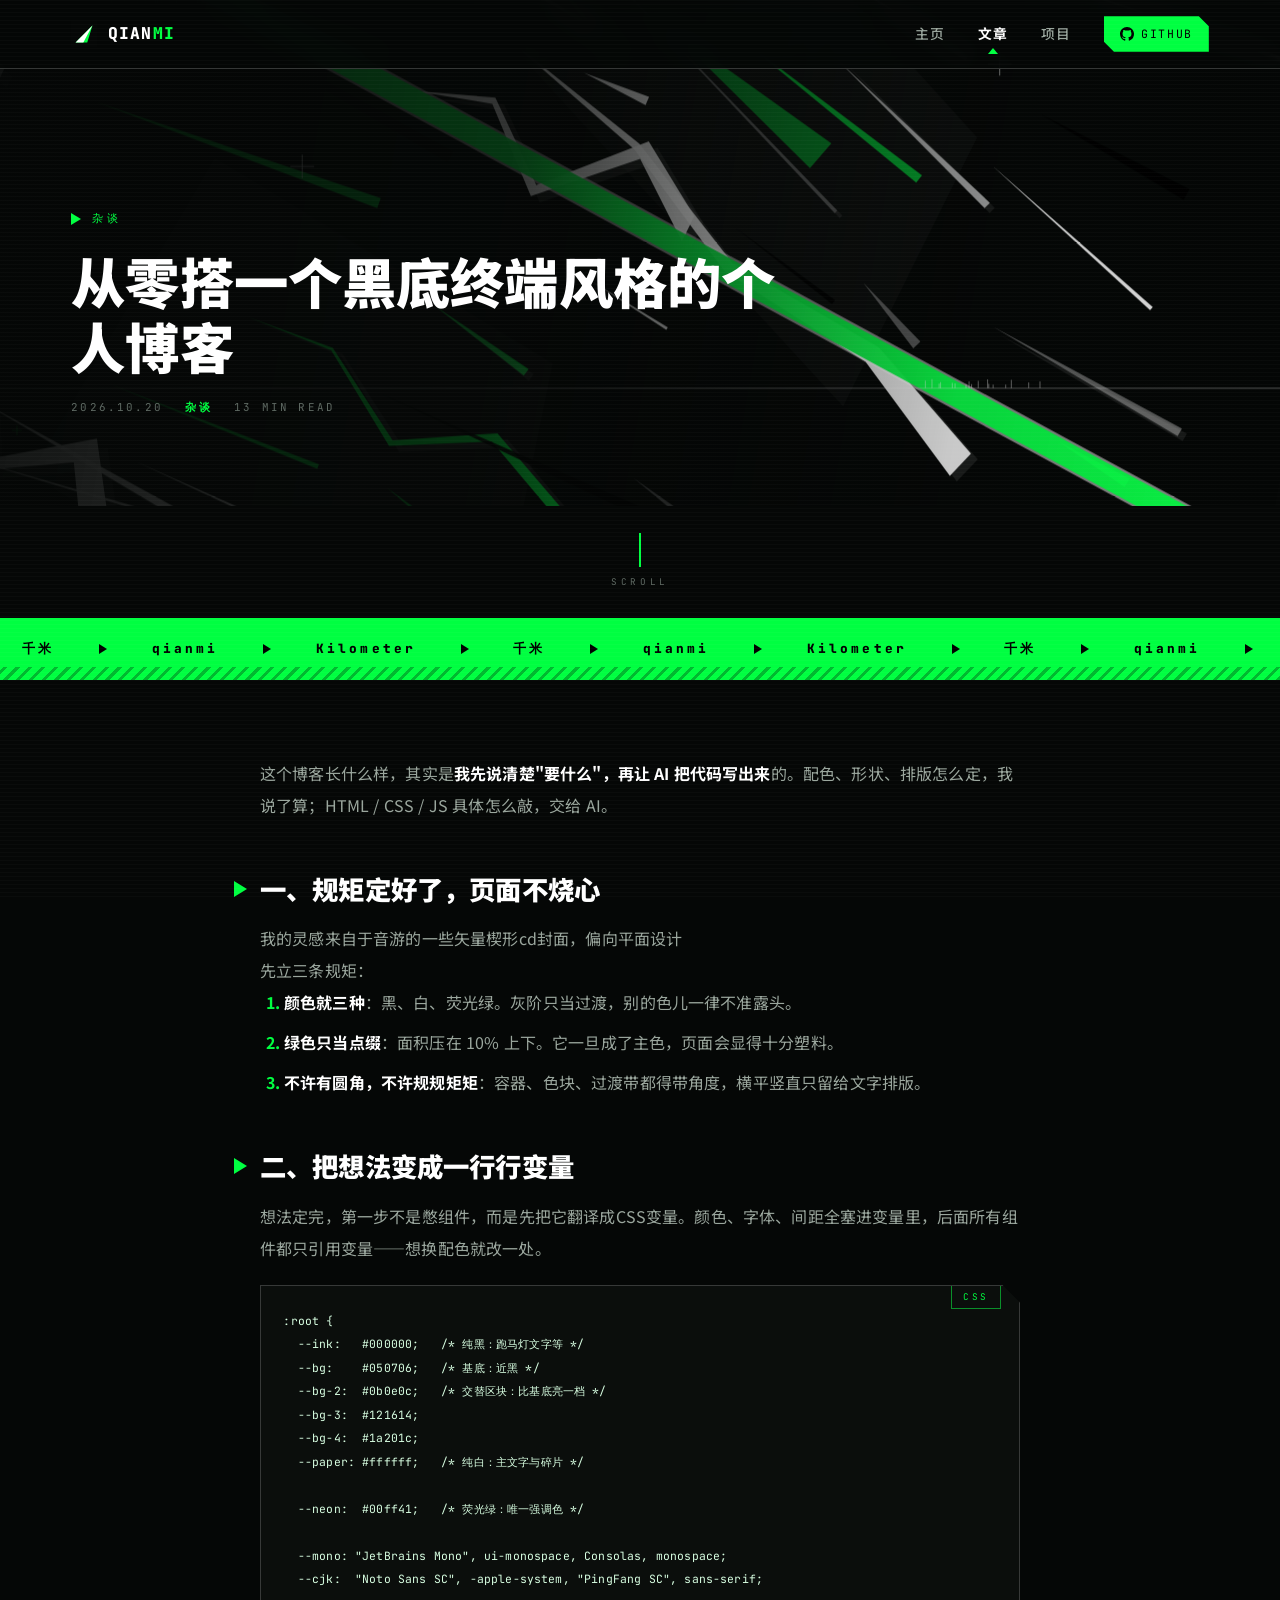
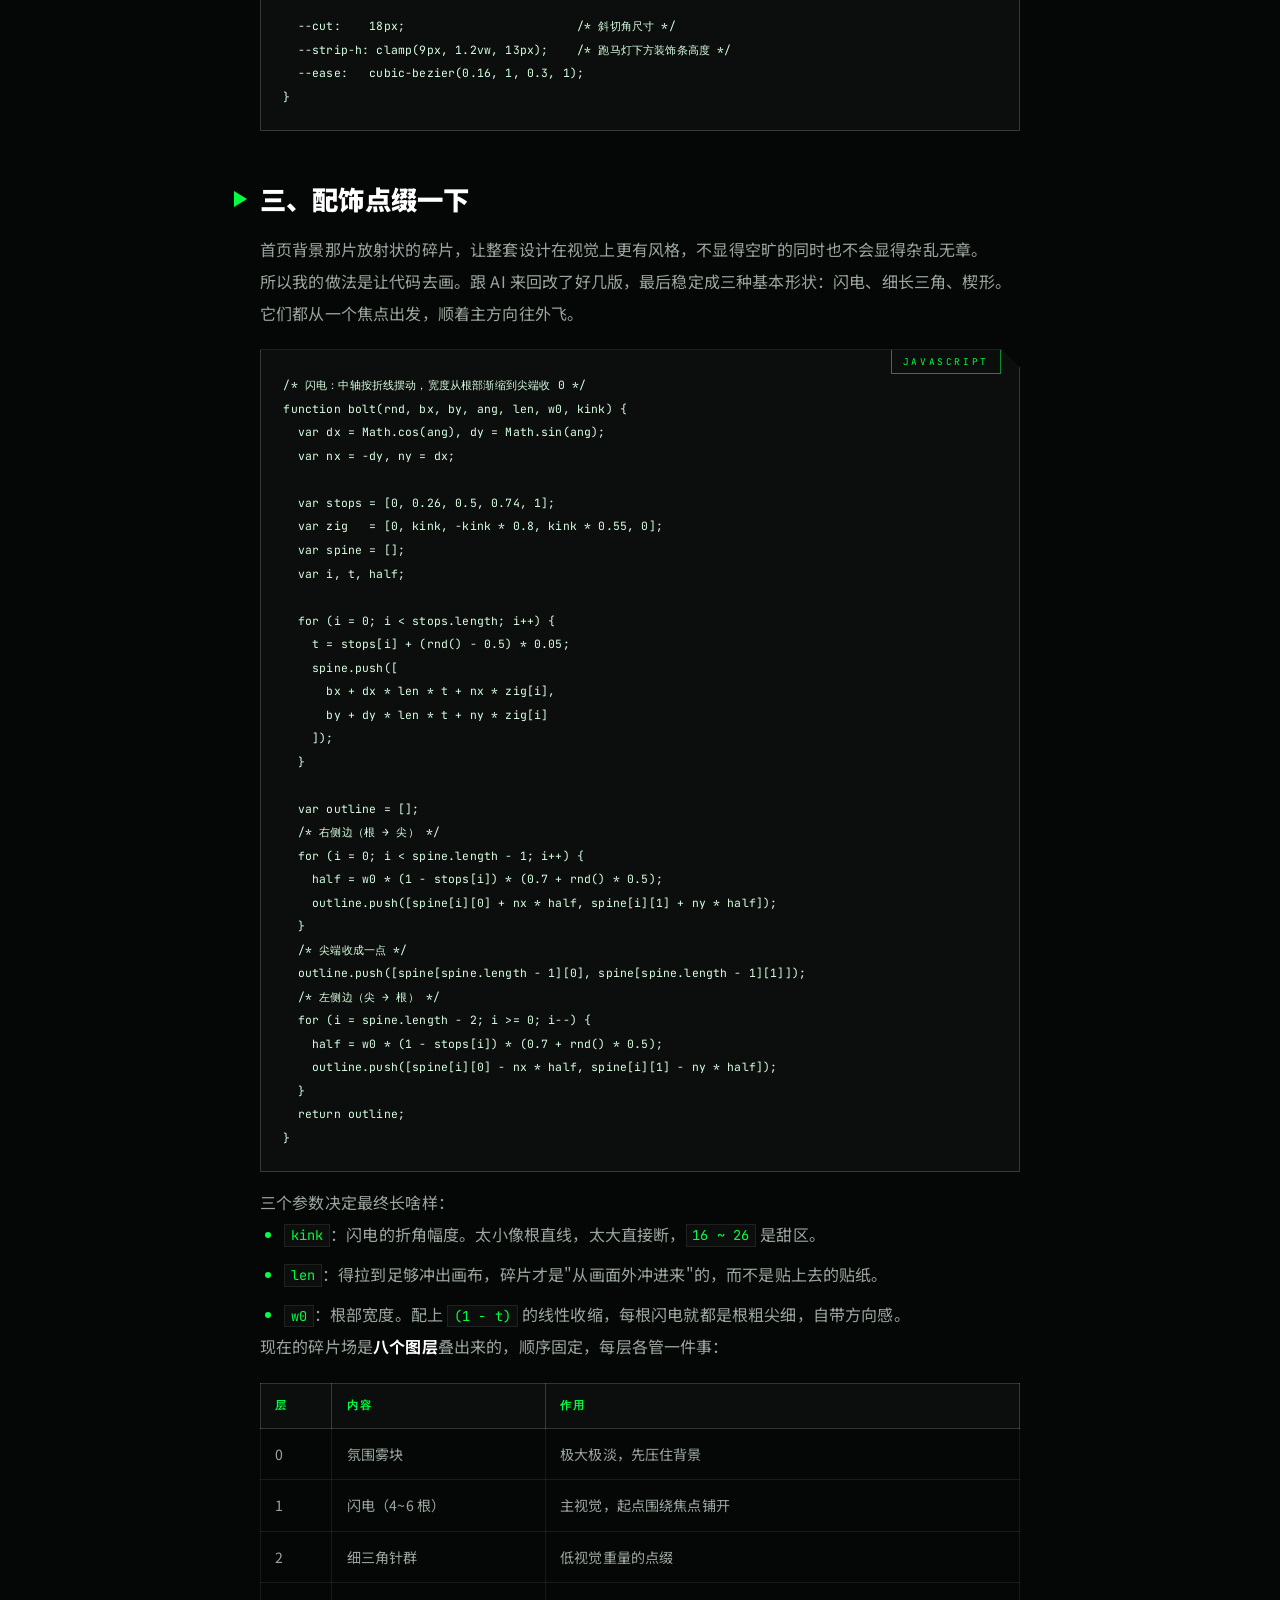
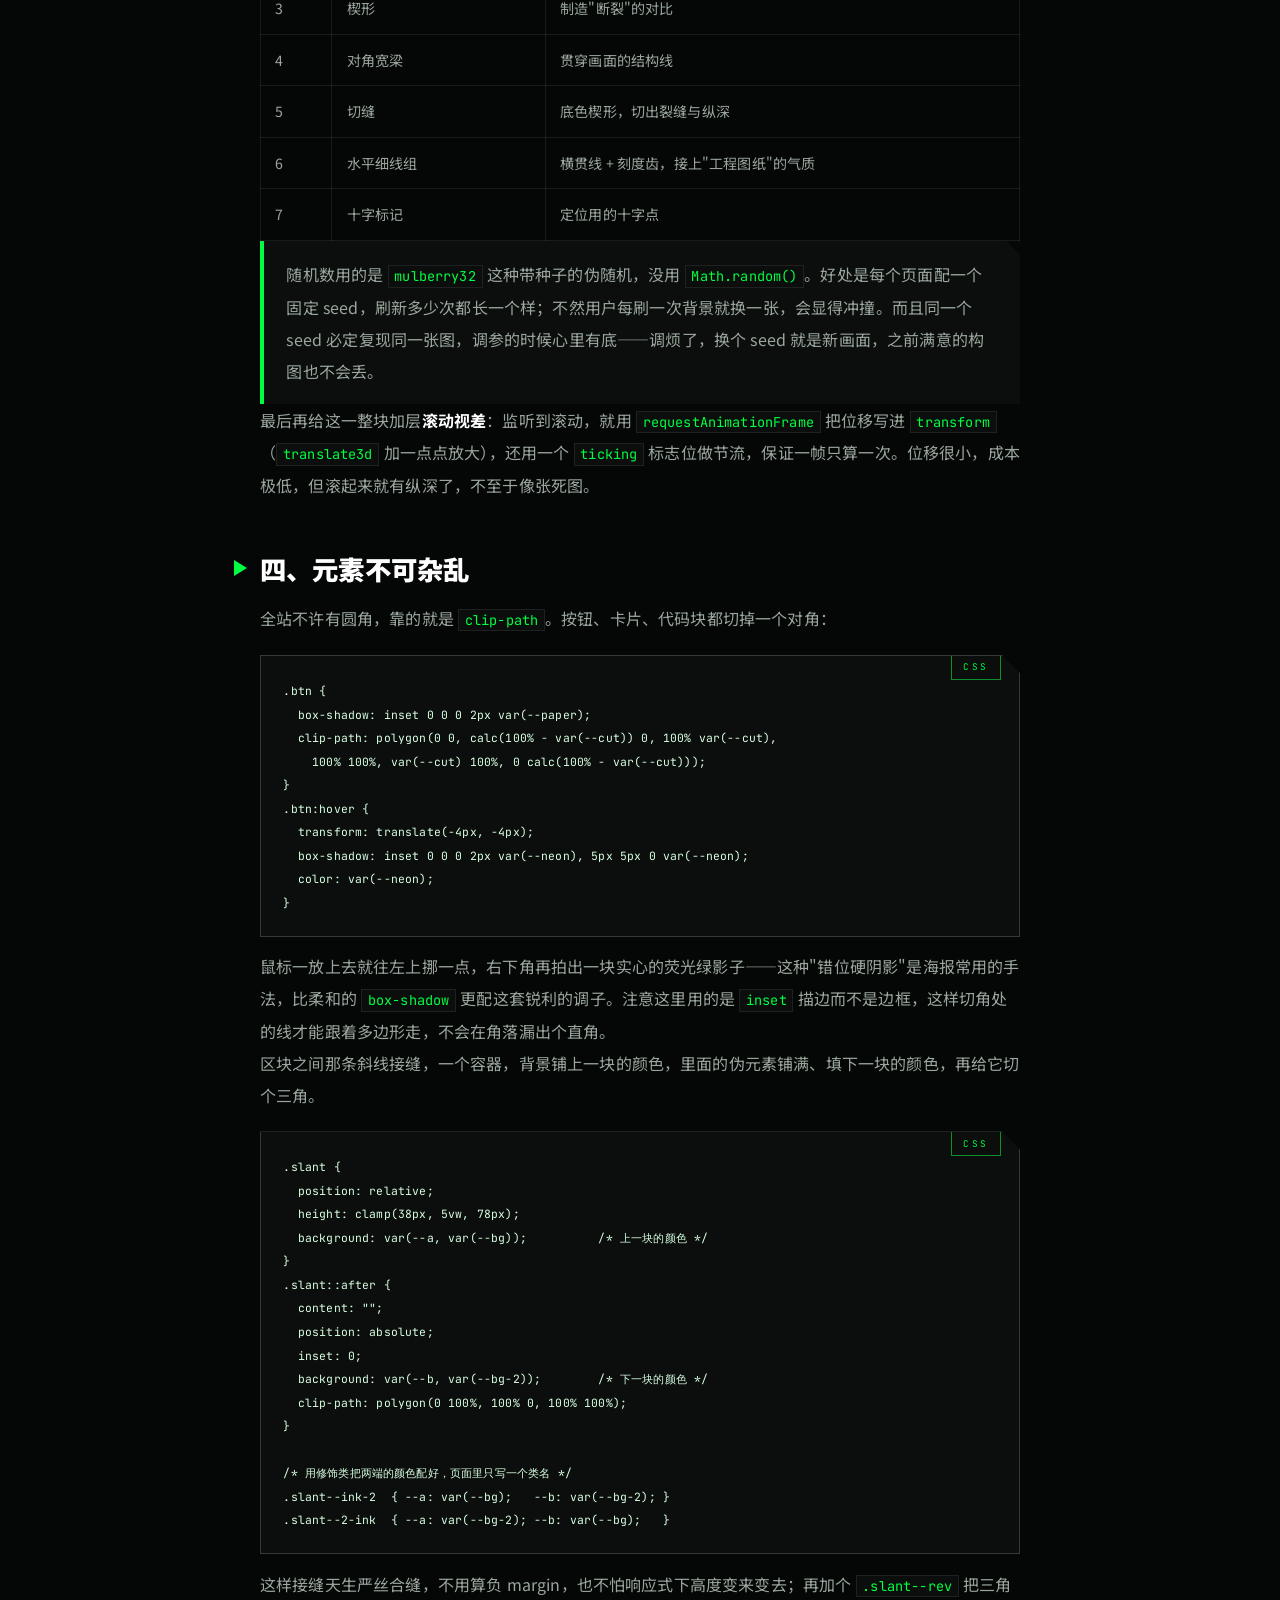
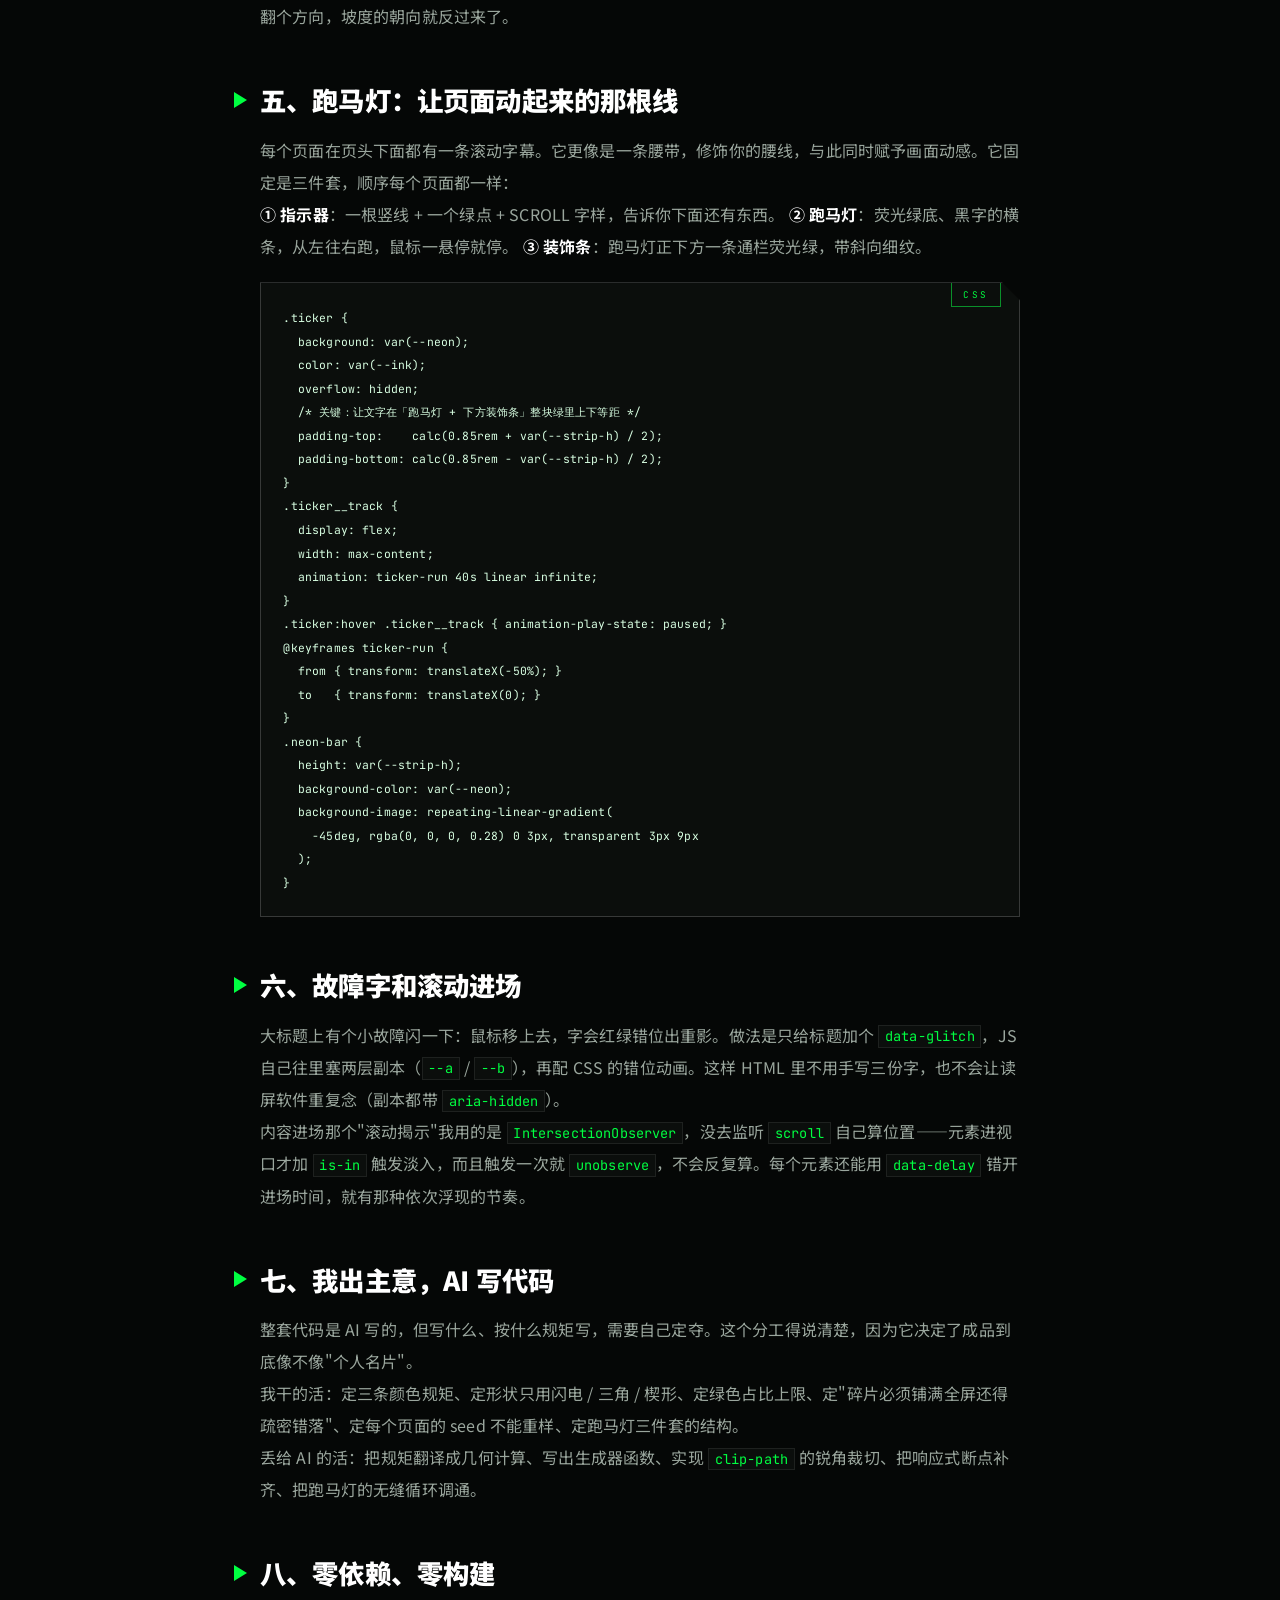
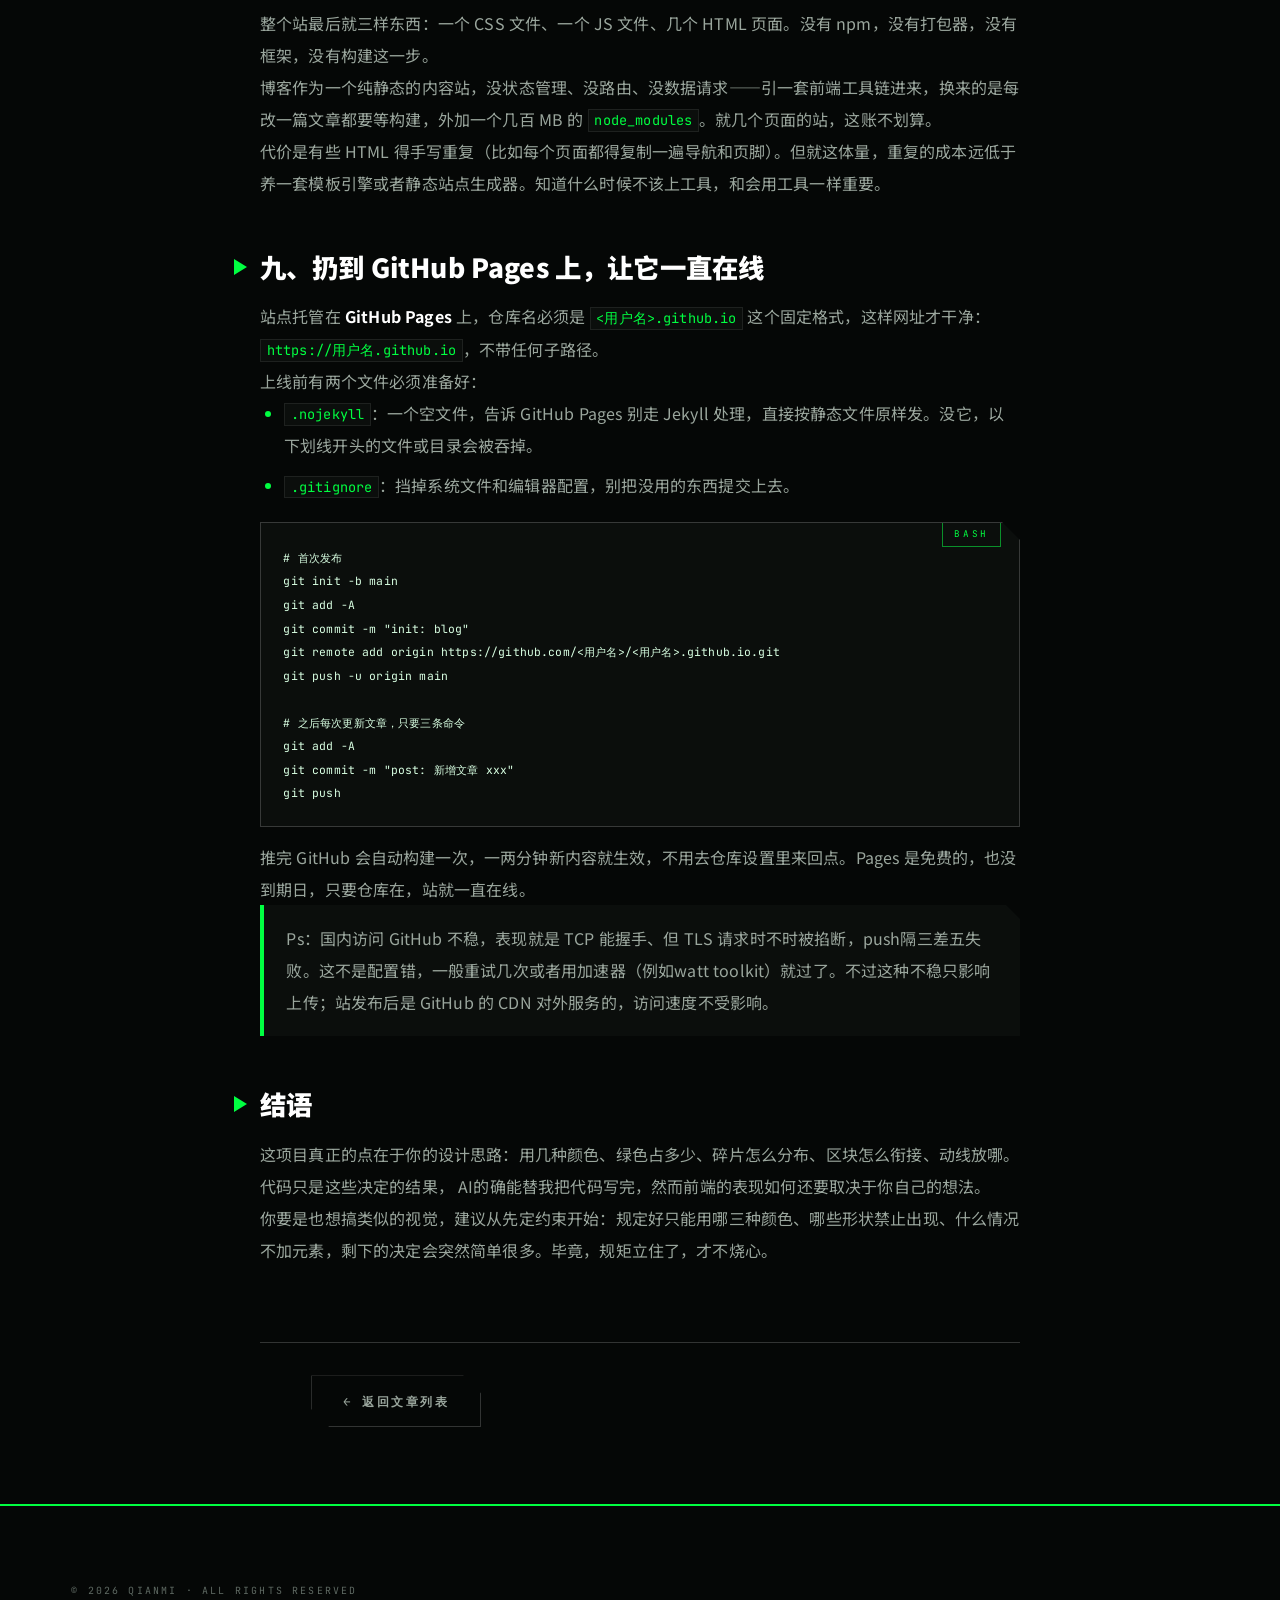
<file: posts/moss-blog-build.html>
<!DOCTYPE html>
<html lang="zh-CN">
<head>
<meta charset="UTF-8">
<meta name="viewport" content="width=device-width, initial-scale=1">
<title>从零搭一个黑底终端风格的个人博客 // QIANMI</title>
<meta name="description" content="黑底、荧光绿、斜切、程序化碎片——我定规矩，AI 写代码。记录这套视觉从零搭起来的过程，以及怎么免费扔到 GitHub Pages 上一直在线。">
<link rel="icon" href="data:image/svg+xml,%3Csvg xmlns='http://www.w3.org/2000/svg' viewBox='0 0 40 40'%3E%3Crect width='40' height='40' fill='%23050706'/%3E%3Cpath d='M6 34 L34 6 L26 34 Z' fill='%2300ff41'/%3E%3Cpath d='M6 34 L34 6 L20 34 Z' fill='%23ffffff'/%3E%3C/svg%3E">
<link rel="preconnect" href="https://fonts.googleapis.com">
<link rel="preconnect" href="https://fonts.gstatic.com" crossorigin>
<link href="https://fonts.googleapis.com/css2?family=JetBrains+Mono:wght@300;400;700;800&family=Noto+Sans+SC:wght@400;500;700;900&display=swap" rel="stylesheet">
<link rel="stylesheet" href="../assets/css/moss.css">
</head>
<body>

<nav class="nav">
  <div class="wrap nav__inner">
    <a class="brand" href="../index.html" aria-label="QIANMI 首页">
      <svg class="brand__mark" viewBox="0 0 40 40" aria-hidden="true">
        <rect width="40" height="40" fill="#050706"/>
        <path d="M7 33 L33 7 L25 33 Z" fill="#00ff41"/>
        <path d="M7 33 L33 7 L19 33 Z" fill="#fff"/>
      </svg>
      <span class="brand__text">Qian<em>mi</em></span>
    </a>
    <div class="nav__links">
      <a class="nav__link" href="../index.html">主页</a>
      <a class="nav__link" href="../archive.html" aria-current="page">文章</a>
      <a class="nav__link" href="../projects.html">项目</a>
      <a class="nav__gh" href="https://github.com/qianmi-qm" target="_blank" rel="noopener">
        <svg width="14" height="14" viewBox="0 0 16 16" fill="currentColor" aria-hidden="true"><path d="M8 0C3.58 0 0 3.58 0 8c0 3.54 2.29 6.53 5.47 7.59.4.07.55-.17.55-.38 0-.19-.01-.82-.01-1.49-2.01.37-2.53-.49-2.69-.94-.09-.23-.48-.94-.82-1.13-.28-.15-.68-.52-.01-.53.63-.01 1.08.58 1.23.82.72 1.21 1.87.87 2.33.66.07-.52.28-.87.51-1.07-1.78-.2-3.64-.89-3.64-3.95 0-.87.31-1.59.82-2.15-.08-.2-.36-1.02.08-2.12 0 0 .67-.21 2.2.82a7.4 7.4 0 0 1 2-.27c.68 0 1.36.09 2 .27 1.53-1.04 2.2-.82 2.2-.82.44 1.1.16 1.92.08 2.12.51.56.82 1.27.82 2.15 0 3.07-1.87 3.75-3.65 3.95.29.25.54.73.54 1.48 0 1.07-.01 1.93-.01 2.2 0 .21.15.46.55.38A8.01 8.01 0 0 0 16 8c0-4.42-3.58-8-8-8Z"/></svg>
        GitHub
      </a>
    </div>
    <button class="nav__toggle" type="button" aria-label="打开导航菜单" aria-expanded="false">
      <span></span><span></span><span></span>
    </button>
  </div>
</nav>

<header class="article-head">
  <svg class="article-head__shards" data-shard-field='{"seed":53,"focal":{"x":0.3,"y":0.55},"flow":-150,"density":0.95,"beams":1,"contrast":0.42,"greenRatio":0.3}' aria-hidden="true"></svg>
  <div class="article-head__veil"></div>
  <div class="wrap article-head__inner">
    <span class="kicker">杂谈</span>
    <h1 class="article-head__title">从零搭一个黑底终端风格的个人博客</h1>
    <div class="article-head__meta">
      <span>2026.10.20</span>
      <span class="cat">杂谈</span>
      <span>13 min read</span>
    </div>
  </div>
</header>

<!-- ========== 滚动提示 + 跑马灯 ========== -->
<div class="scroll-hint scroll-hint--strip" aria-hidden="true">
  <i></i>
  <span>Scroll</span>
</div>

<div class="ticker" aria-hidden="true">
  <div class="ticker__track">
    <div class="ticker__group">
      <span class="ticker__item">千米</span><span class="ticker__item">qianmi</span><span class="ticker__item">Kilometer</span>
      <span class="ticker__item">千米</span><span class="ticker__item">qianmi</span><span class="ticker__item">Kilometer</span>
      <span class="ticker__item">千米</span><span class="ticker__item">qianmi</span><span class="ticker__item">Kilometer</span>
      <span class="ticker__item">千米</span><span class="ticker__item">qianmi</span><span class="ticker__item">Kilometer</span>
      <span class="ticker__item">千米</span><span class="ticker__item">qianmi</span><span class="ticker__item">Kilometer</span>
      <span class="ticker__item">千米</span><span class="ticker__item">qianmi</span><span class="ticker__item">Kilometer</span>
    </div>
    <div class="ticker__group">
      <span class="ticker__item">千米</span><span class="ticker__item">qianmi</span><span class="ticker__item">Kilometer</span>
      <span class="ticker__item">千米</span><span class="ticker__item">qianmi</span><span class="ticker__item">Kilometer</span>
      <span class="ticker__item">千米</span><span class="ticker__item">qianmi</span><span class="ticker__item">Kilometer</span>
      <span class="ticker__item">千米</span><span class="ticker__item">qianmi</span><span class="ticker__item">Kilometer</span>
      <span class="ticker__item">千米</span><span class="ticker__item">qianmi</span><span class="ticker__item">Kilometer</span>
      <span class="ticker__item">千米</span><span class="ticker__item">qianmi</span><span class="ticker__item">Kilometer</span>
    </div>
  </div>
</div>

<div class="neon-bar" aria-hidden="true"></div>

<article class="article-body">
  <div class="wrap">
    <div class="prose">
<p>这个博客长什么样，其实是<strong>我先说清楚"要什么"，再让 AI 把代码写出来</strong>的。配色、形状、排版怎么定，我说了算；HTML / CSS / JS 具体怎么敲，交给 AI。</p>
<h2>一、规矩定好了，页面不烧心</h2>
<p>我的灵感来自于音游的一些矢量楔形cd封面，偏向平面设计</p>
<p>先立三条规矩：</p>
<ol><li><strong>颜色就三种</strong>：黑、白、荧光绿。灰阶只当过渡，别的色儿一律不准露头。</li><li><strong>绿色只当点缀</strong>：面积压在 10% 上下。它一旦成了主色，页面会显得十分塑料。</li><li><strong>不许有圆角，不许规规矩矩</strong>：容器、色块、过渡带都得带角度，横平竖直只留给文字排版。</li></ol>
<h2>二、把想法变成一行行变量</h2>
<p>想法定完，第一步不是憋组件，而是先把它翻译成CSS变量。颜色、字体、间距全塞进变量里，后面所有组件都只引用变量——想换配色就改一处。</p>
<pre data-lang="css"><code>:root {
  --ink:   #000000;   /* 纯黑：跑马灯文字等 */
  --bg:    #050706;   /* 基底：近黑 */
  --bg-2:  #0b0e0c;   /* 交替区块：比基底亮一档 */
  --bg-3:  #121614;
  --bg-4:  #1a201c;
  --paper: #ffffff;   /* 纯白：主文字与碎片 */

  --neon:  #00ff41;   /* 荧光绿：唯一强调色 */

  --mono: "JetBrains Mono", ui-monospace, Consolas, monospace;
  --cjk:  "Noto Sans SC", -apple-system, "PingFang SC", sans-serif;

  --cut:    18px;                        /* 斜切角尺寸 */
  --strip-h: clamp(9px, 1.2vw, 13px);    /* 跑马灯下方装饰条高度 */
  --ease:   cubic-bezier(0.16, 1, 0.3, 1);
}</code></pre>
<h2>三、配饰点缀一下</h2>
<p>首页背景那片放射状的碎片，让整套设计在视觉上更有风格，不显得空旷的同时也不会显得杂乱无章。</p>
<p>所以我的做法是让代码去画。跟 AI 来回改了好几版，最后稳定成三种基本形状：闪电、细长三角、楔形。它们都从一个焦点出发，顺着主方向往外飞。</p>
<pre data-lang="javascript"><code>/* 闪电：中轴按折线摆动，宽度从根部渐缩到尖端收 0 */
function bolt(rnd, bx, by, ang, len, w0, kink) {
  var dx = Math.cos(ang), dy = Math.sin(ang);
  var nx = -dy, ny = dx;

  var stops = [0, 0.26, 0.5, 0.74, 1];
  var zig   = [0, kink, -kink * 0.8, kink * 0.55, 0];
  var spine = [];
  var i, t, half;

  for (i = 0; i &lt; stops.length; i++) {
    t = stops[i] + (rnd() - 0.5) * 0.05;
    spine.push([
      bx + dx * len * t + nx * zig[i],
      by + dy * len * t + ny * zig[i]
    ]);
  }

  var outline = [];
  /* 右侧边（根 → 尖） */
  for (i = 0; i &lt; spine.length - 1; i++) {
    half = w0 * (1 - stops[i]) * (0.7 + rnd() * 0.5);
    outline.push([spine[i][0] + nx * half, spine[i][1] + ny * half]);
  }
  /* 尖端收成一点 */
  outline.push([spine[spine.length - 1][0], spine[spine.length - 1][1]]);
  /* 左侧边（尖 → 根） */
  for (i = spine.length - 2; i &gt;= 0; i--) {
    half = w0 * (1 - stops[i]) * (0.7 + rnd() * 0.5);
    outline.push([spine[i][0] - nx * half, spine[i][1] - ny * half]);
  }
  return outline;
}</code></pre>
<p>三个参数决定最终长啥样：</p>
<ul><li><code>kink</code>：闪电的折角幅度。太小像根直线，太大直接断，<code>16 ~ 26</code> 是甜区。</li><li><code>len</code>：得拉到足够冲出画布，碎片才是"从画面外冲进来"的，而不是贴上去的贴纸。</li><li><code>w0</code>：根部宽度。配上 <code>(1 - t)</code> 的线性收缩，每根闪电就都是根粗尖细，自带方向感。</li></ul>
<p>现在的碎片场是<strong>八个图层</strong>叠出来的，顺序固定，每层各管一件事：</p>
<table><thead><tr><th>层</th><th>内容</th><th>作用</th></tr></thead><tbody><tr><td>0</td><td>氛围雾块</td><td>极大极淡，先压住背景</td></tr><tr><td>1</td><td>闪电（4~6 根）</td><td>主视觉，起点围绕焦点铺开</td></tr><tr><td>2</td><td>细三角针群</td><td>低视觉重量的点缀</td></tr><tr><td>3</td><td>楔形</td><td>制造"断裂"的对比</td></tr><tr><td>4</td><td>对角宽梁</td><td>贯穿画面的结构线</td></tr><tr><td>5</td><td>切缝</td><td>底色楔形，切出裂缝与纵深</td></tr><tr><td>6</td><td>水平细线组</td><td>横贯线 + 刻度齿，接上"工程图纸"的气质</td></tr><tr><td>7</td><td>十字标记</td><td>定位用的十字点</td></tr></tbody></table>
<blockquote>随机数用的是 <code>mulberry32</code> 这种带种子的伪随机，没用 <code>Math.random()</code>。好处是每个页面配一个固定 seed，刷新多少次都长一个样；不然用户每刷一次背景就换一张，会显得冲撞。而且同一个 seed 必定复现同一张图，调参的时候心里有底——调烦了，换个 seed 就是新画面，之前满意的构图也不会丢。</blockquote>
<p>最后再给这一整块加层<strong>滚动视差</strong>：监听到滚动，就用 <code>requestAnimationFrame</code> 把位移写进 <code>transform</code>（<code>translate3d</code> 加一点点放大），还用一个 <code>ticking</code> 标志位做节流，保证一帧只算一次。位移很小，成本极低，但滚起来就有纵深了，不至于像张死图。</p>
<h2>四、元素不可杂乱</h2>
<p>全站不许有圆角，靠的就是 <code>clip-path</code>。按钮、卡片、代码块都切掉一个对角：</p>
<pre data-lang="css"><code>.btn {
  box-shadow: inset 0 0 0 2px var(--paper);
  clip-path: polygon(0 0, calc(100% - var(--cut)) 0, 100% var(--cut),
    100% 100%, var(--cut) 100%, 0 calc(100% - var(--cut)));
}
.btn:hover {
  transform: translate(-4px, -4px);
  box-shadow: inset 0 0 0 2px var(--neon), 5px 5px 0 var(--neon);
  color: var(--neon);
}</code></pre>
<p>鼠标一放上去就往左上挪一点，右下角再拍出一块实心的荧光绿影子——这种"错位硬阴影"是海报常用的手法，比柔和的 <code>box-shadow</code> 更配这套锐利的调子。注意这里用的是 <code>inset</code> 描边而不是边框，这样切角处的线才能跟着多边形走，不会在角落漏出个直角。</p>
<p>区块之间那条斜线接缝，一个容器，背景铺上一块的颜色，里面的伪元素铺满、填下一块的颜色，再给它切个三角。</p>
<pre data-lang="css"><code>.slant {
  position: relative;
  height: clamp(38px, 5vw, 78px);
  background: var(--a, var(--bg));          /* 上一块的颜色 */
}
.slant::after {
  content: "";
  position: absolute;
  inset: 0;
  background: var(--b, var(--bg-2));        /* 下一块的颜色 */
  clip-path: polygon(0 100%, 100% 0, 100% 100%);
}

/* 用修饰类把两端的颜色配好，页面里只写一个类名 */
.slant--ink-2  { --a: var(--bg);   --b: var(--bg-2); }
.slant--2-ink  { --a: var(--bg-2); --b: var(--bg);   }</code></pre>
<p>这样接缝天生严丝合缝，不用算负 margin，也不怕响应式下高度变来变去；再加个 <code>.slant--rev</code> 把三角翻个方向，坡度的朝向就反过来了。</p>
<h2>五、跑马灯：让页面动起来的那根线</h2>
<p>每个页面在页头下面都有一条滚动字幕。它更像是一条腰带，修饰你的腰线，与此同时赋予画面动感。它固定是三件套，顺序每个页面都一样：</p>
<p><strong>① 指示器</strong>：一根竖线 + 一个绿点 + SCROLL 字样，告诉你下面还有东西。 <strong>② 跑马灯</strong>：荧光绿底、黑字的横条，从左往右跑，鼠标一悬停就停。 <strong>③ 装饰条</strong>：跑马灯正下方一条通栏荧光绿，带斜向细纹。</p>
<pre data-lang="css"><code>.ticker {
  background: var(--neon);
  color: var(--ink);
  overflow: hidden;
  /* 关键：让文字在「跑马灯 + 下方装饰条」整块绿里上下等距 */
  padding-top:    calc(0.85rem + var(--strip-h) / 2);
  padding-bottom: calc(0.85rem - var(--strip-h) / 2);
}
.ticker__track {
  display: flex;
  width: max-content;
  animation: ticker-run 40s linear infinite;
}
.ticker:hover .ticker__track { animation-play-state: paused; }
@keyframes ticker-run {
  from { transform: translateX(-50%); }
  to   { transform: translateX(0); }
}
.neon-bar {
  height: var(--strip-h);
  background-color: var(--neon);
  background-image: repeating-linear-gradient(
    -45deg, rgba(0, 0, 0, 0.28) 0 3px, transparent 3px 9px
  );
}</code></pre>
<h2>六、故障字和滚动进场</h2>
<p>大标题上有个小故障闪一下：鼠标移上去，字会红绿错位出重影。做法是只给标题加个 <code>data-glitch</code>，JS 自己往里塞两层副本（<code>--a</code> / <code>--b</code>），再配 CSS 的错位动画。这样 HTML 里不用手写三份字，也不会让读屏软件重复念（副本都带 <code>aria-hidden</code>）。</p>
<p>内容进场那个"滚动揭示"我用的是 <code>IntersectionObserver</code>，没去监听 <code>scroll</code> 自己算位置——元素进视口才加 <code>is-in</code> 触发淡入，而且触发一次就 <code>unobserve</code>，不会反复算。每个元素还能用 <code>data-delay</code> 错开进场时间，就有那种依次浮现的节奏。</p>
<h2>七、我出主意，AI 写代码</h2>
<p>整套代码是 AI 写的，但写什么、按什么规矩写，需要自己定夺。这个分工得说清楚，因为它决定了成品到底像不像"个人名片"。</p>
<p>我干的活：定三条颜色规矩、定形状只用闪电 / 三角 / 楔形、定绿色占比上限、定"碎片必须铺满全屏还得疏密错落"、定每个页面的 seed 不能重样、定跑马灯三件套的结构。</p>
<p>丢给 AI 的活：把规矩翻译成几何计算、写出生成器函数、实现 <code>clip-path</code> 的锐角裁切、把响应式断点补齐、把跑马灯的无缝循环调通。</p>
<h2>八、零依赖、零构建</h2>
<p>整个站最后就三样东西：一个 CSS 文件、一个 JS 文件、几个 HTML 页面。没有 npm，没有打包器，没有框架，没有构建这一步。</p>
<p>博客作为一个纯静态的内容站，没状态管理、没路由、没数据请求——引一套前端工具链进来，换来的是每改一篇文章都要等构建，外加一个几百 MB 的 <code>node_modules</code>。就几个页面的站，这账不划算。</p>
<p>代价是有些 HTML 得手写重复（比如每个页面都得复制一遍导航和页脚）。但就这体量，重复的成本远低于养一套模板引擎或者静态站点生成器。知道什么时候不该上工具，和会用工具一样重要。</p>
<h2>九、扔到 GitHub Pages 上，让它一直在线</h2>
<p>站点托管在 <strong>GitHub Pages</strong> 上，仓库名必须是 <code>&lt;用户名&gt;.github.io</code> 这个固定格式，这样网址才干净：<code>https://用户名.github.io</code>，不带任何子路径。</p>
<p>上线前有两个文件必须准备好：</p>
<ul><li><code>.nojekyll</code>：一个空文件，告诉 GitHub Pages 别走 Jekyll 处理，直接按静态文件原样发。没它，以下划线开头的文件或目录会被吞掉。</li><li><code>.gitignore</code>：挡掉系统文件和编辑器配置，别把没用的东西提交上去。</li></ul>
<pre data-lang="bash"><code># 首次发布
git init -b main
git add -A
git commit -m "init: blog"
git remote add origin https://github.com/&lt;用户名&gt;/&lt;用户名&gt;.github.io.git
git push -u origin main

# 之后每次更新文章，只要三条命令
git add -A
git commit -m "post: 新增文章 xxx"
git push</code></pre>
<p>推完 GitHub 会自动构建一次，一两分钟新内容就生效，不用去仓库设置里来回点。Pages 是免费的，也没到期日，只要仓库在，站就一直在线。</p>
<blockquote>Ps：国内访问 GitHub 不稳，表现就是 TCP 能握手、但 TLS 请求时不时被掐断，push隔三差五失败。这不是配置错，一般重试几次或者用加速器（例如watt toolkit）就过了。不过这种不稳只影响上传；站发布后是 GitHub 的 CDN 对外服务的，访问速度不受影响。</blockquote>
<h2>结语</h2>
<p>这项目真正的点在于你的设计思路：用几种颜色、绿色占多少、碎片怎么分布、区块怎么衔接、动线放哪。代码只是这些决定的结果， AI的确能替我把代码写完，然而前端的表现如何还要取决于你自己的想法。</p>
<p>你要是也想搞类似的视觉，建议从先定约束开始：规定好只能用哪三种颜色、哪些形状禁止出现、什么情况不加元素，剩下的决定会突然简单很多。毕竟，规矩立住了，才不烧心。</p>
    </div>
  </div>
</article>

<section class="article-foot">
  <div class="wrap article-foot__inner">
    <a class="btn btn--ghost" href="../archive.html"><span>← 返回文章列表</span></a>
  </div>
</section>

<footer class="footer">
  <div class="wrap">
    <div class="footer__bottom" style="padding-top:0;border:0">
      <span>© <span data-year>2026</span> QIANMI · ALL RIGHTS RESERVED</span>
    </div>
  </div>
</footer>

<script src="../assets/js/moss.js"></script>
</body>
</html>
</file>
<file: assets/css/moss.css>
/* ==========================================================================
   QIANMI // MOSS SYSTEM v5 — BLACK TERMINAL
   纯黑基底 · 白荆棘碎片 · 荧光绿强调 · 横贯刻度线 · 宽体海报排版
   ========================================================================== */

/* ---------- 1. Tokens ---------- */
:root {
  --ink: #000000;
  --bg: #050706;
  --bg-2: #0b0e0c;
  --bg-3: #121614;
  --bg-4: #1a201c;
  --paper: #ffffff;

  --neon: #00ff41;
  --neon-deep: #0a8f2a;
  --neon-ghost: rgba(0, 255, 65, 0.12);

  --fg: #ffffff;
  --fg-dim: #9aa69d;
  --fg-mute: #5f6a63;
  --fg-faint: rgba(255, 255, 255, 0.2);

  --grey-18: #1c1c1c;
  --grey-55: #6b6b6b;
  --grey-70: #9a9a9a;
  --grey-85: #d6d6d6;

  --line: rgba(255, 255, 255, 0.18);
  --line-soft: rgba(255, 255, 255, 0.08);

  --mono: "JetBrains Mono", "IBM Plex Mono", ui-monospace, SFMono-Regular,
    "SF Mono", Consolas, "Liberation Mono", "Courier New", monospace;
  --cjk: "Noto Sans SC", -apple-system, BlinkMacSystemFont, "PingFang SC",
    "Hiragino Sans GB", "Microsoft YaHei", "Source Han Sans SC", sans-serif;

  --wrap: 1240px;
  --gutter: clamp(1.15rem, 4vw, 3.5rem);

  --cut: 18px;              /* 斜切角尺寸 */
  --strip-h: clamp(9px, 1.2vw, 13px);   /* 跑马灯下方装饰条高度 */
  --ease: cubic-bezier(0.16, 1, 0.3, 1);
}

/* ---------- 2. Reset ---------- */
*,
*::before,
*::after {
  box-sizing: border-box;
}

html {
  -webkit-text-size-adjust: 100%;
  scroll-behavior: smooth;
}

body {
  margin: 0;
  background: var(--bg);
  color: var(--fg);
  font-family: var(--cjk);
  font-size: 16px;
  line-height: 1.7;
  letter-spacing: 0.01em;
  overflow-x: hidden;
  -webkit-font-smoothing: antialiased;
}

img,
svg {
  display: block;
  max-width: 100%;
}

a {
  color: inherit;
  text-decoration: none;
}

button {
  font: inherit;
  color: inherit;
  background: none;
  border: 0;
  cursor: pointer;
}

::selection {
  background: var(--neon);
  color: var(--ink);
}

/* 全局扫描线 */
body::after {
  content: "";
  position: fixed;
  inset: 0;
  z-index: 9000;
  pointer-events: none;
  background: repeating-linear-gradient(
    to bottom,
    rgba(255, 255, 255, 0.022) 0 1px,
    transparent 1px 4px
  );
}

/* ---------- 3. Layout ---------- */
.wrap {
  width: 100%;
  max-width: var(--wrap);
  margin-inline: auto;
  padding-inline: var(--gutter);
}

.sec {
  position: relative;
  padding-block: clamp(4rem, 9vw, 8rem);
  background: var(--bg);
  color: var(--fg);
}

.sec--ink {
  background: var(--bg);
  color: var(--fg);
}

/* 深色交替区块：比 --bg 略亮一档，用明度差代替过去的白底对比 */
.sec--ink-2 {
  background: var(--bg-2);
  color: var(--fg);
}

/* 斜切过渡带 */
.slant {
  position: relative;
  height: clamp(38px, 5vw, 78px);
  background: var(--a, var(--bg));
}

.slant::after {
  content: "";
  position: absolute;
  inset: 0;
  background: var(--b, var(--bg-2));
  clip-path: polygon(0 100%, 100% 0, 100% 100%);
}

.slant--rev::after {
  clip-path: polygon(0 0, 100% 0, 0 100%);
}

.slant--ink-2   { --a: var(--bg); --b: var(--bg-2); }
.slant--2-ink   { --a: var(--bg-2); --b: var(--bg); }
.slant--neon-2  { --a: var(--neon); --b: var(--bg-2); }

/* ---------- 4. 排版工具 ---------- */
.mono {
  font-family: var(--mono);
  font-weight: 400;
  letter-spacing: 0.16em;
  text-transform: uppercase;
}

.tech-label {
  font-family: var(--mono);
  font-size: 0.66rem;
  letter-spacing: 0.3em;
  text-transform: uppercase;
  color: var(--fg-mute);
}

.tech-label--neon {
  color: var(--neon);
}

.kicker {
  display: inline-flex;
  align-items: center;
  gap: 0.7rem;
  font-family: var(--mono);
  font-size: 0.7rem;
  letter-spacing: 0.34em;
  text-transform: uppercase;
  color: var(--neon);
}

.kicker::before {
  content: "";
  width: 0;
  height: 0;
  border-top: 6px solid transparent;
  border-bottom: 6px solid transparent;
  border-left: 10px solid var(--neon);
}

.sec__head {
  margin-bottom: clamp(2.2rem, 5vw, 3.8rem);
  position: relative;
}

.sec__title {
  margin: 0.9rem 0 0.7rem;
  font-size: clamp(2rem, 4.6vw, 3.4rem);
  font-weight: 900;
  line-height: 1.05;
  letter-spacing: 0.01em;
  transform: scaleX(1.06);
  transform-origin: left center;
}

.sec__desc {
  margin: 0;
  max-width: 46ch;
  color: var(--fg-dim);
  font-size: 0.95rem;
}

/* ---------- 5. 故障字 ---------- */
.glitch {
  position: relative;
  display: inline-block;
}

.glitch__layer {
  position: absolute;
  inset: 0;
  pointer-events: none;
  opacity: 0;
}

.glitch__layer--a {
  color: var(--neon);
  animation: glitch-a 3.4s infinite steps(1);
}

.glitch__layer--b {
  color: currentColor;
  animation: glitch-b 3.4s infinite steps(1);
}

@keyframes glitch-a {
  0%, 88%, 100% { opacity: 0; }
  89% { opacity: 0.85; transform: translate(-6px, 3px); clip-path: inset(12% 0 58% 0); }
  91% { opacity: 0.85; transform: translate(5px, -2px); clip-path: inset(62% 0 8% 0); }
  93% { opacity: 0.85; transform: translate(-3px, 1px); clip-path: inset(38% 0 34% 0); }
  95% { opacity: 0; }
}

@keyframes glitch-b {
  0%, 88%, 100% { opacity: 0; }
  90% { opacity: 0.7; transform: translate(6px, -3px); clip-path: inset(4% 0 72% 0); }
  92% { opacity: 0.7; transform: translate(-5px, 2px); clip-path: inset(70% 0 4% 0); }
  94% { opacity: 0; }
}

/* ---------- 6. 导航 ---------- */
.nav {
  position: fixed;
  inset: 0 0 auto;
  z-index: 1000;
  background: rgba(5, 7, 6, 0.9);
  -webkit-backdrop-filter: blur(10px);
  backdrop-filter: blur(10px);
  border-bottom: 1px solid var(--line);
  transition: background 0.3s var(--ease);
}

.nav.is-stuck {
  background: rgba(5, 7, 6, 0.97);
  border-bottom-color: var(--neon-deep);
}

.nav__inner {
  display: flex;
  align-items: center;
  justify-content: space-between;
  gap: 1.5rem;
  height: 68px;
}

.brand {
  display: inline-flex;
  align-items: center;
  gap: 0.65rem;
}

.brand__mark {
  width: 26px;
  height: 26px;
  transition: transform 0.4s var(--ease);
}

.brand:hover .brand__mark {
  transform: rotate(90deg);
}

.brand__text {
  font-family: var(--mono);
  font-weight: 800;
  font-size: 1.02rem;
  letter-spacing: 0.08em;
  text-transform: uppercase;
  color: var(--fg);
}

.brand__text em {
  font-style: normal;
  color: var(--neon);
}

.nav__links {
  display: flex;
  align-items: center;
  gap: clamp(1rem, 2.6vw, 2.2rem);
}

.nav__link {
  position: relative;
  font-size: 0.86rem;
  font-weight: 500;
  letter-spacing: 0.06em;
  padding-block: 0.4rem;
  color: var(--fg-dim);
  transition: color 0.2s;
}

.nav__link::after {
  content: "";
  position: absolute;
  left: 50%;
  bottom: -2px;
  width: 0;
  height: 0;
  transform: translateX(-50%);
  border-left: 5px solid transparent;
  border-right: 5px solid transparent;
  border-bottom: 6px solid var(--neon);
  opacity: 0;
  transition: opacity 0.25s var(--ease);
}

.nav__link:hover,
.nav__link[aria-current="page"] {
  color: var(--fg);
  font-weight: 700;
}

.nav__link:hover::after,
.nav__link[aria-current="page"]::after {
  opacity: 1;
}

.nav__gh {
  display: inline-flex;
  align-items: center;
  gap: 0.45rem;
  font-family: var(--mono);
  font-size: 0.72rem;
  letter-spacing: 0.14em;
  text-transform: uppercase;
  background: var(--neon);
  color: var(--ink);
  padding: 0.5rem 1rem;
  clip-path: polygon(0 0, calc(100% - 10px) 0, 100% 10px, 100% 100%, 10px 100%, 0 calc(100% - 10px));
  transition: transform 0.25s var(--ease), box-shadow 0.25s var(--ease);
}

.nav__gh:hover {
  transform: translate(-3px, -3px);
  box-shadow: 4px 4px 0 var(--paper);
}

.nav__toggle {
  display: none;
  position: relative;
  width: 40px;
  height: 40px;
}

.nav__toggle span {
  position: absolute;
  left: 8px;
  right: 8px;
  height: 2px;
  background: var(--fg);
  transition: transform 0.3s var(--ease), opacity 0.3s;
}

.nav__toggle span:nth-child(1) { top: 14px; }
.nav__toggle span:nth-child(2) { top: 19px; }
.nav__toggle span:nth-child(3) { top: 24px; }

.nav.is-open .nav__toggle span:nth-child(1) { transform: translateY(5px) rotate(45deg); }
.nav.is-open .nav__toggle span:nth-child(2) { opacity: 0; }
.nav.is-open .nav__toggle span:nth-child(3) { transform: translateY(-5px) rotate(-45deg); }

/* ---------- 7. 按钮 ---------- */
/* 主按钮：白描边黑底，hover 亮成荧光绿 */
.btn {
  position: relative;
  display: inline-flex;
  align-items: center;
  justify-content: center;
  font-family: var(--mono);
  font-size: 0.78rem;
  font-weight: 700;
  letter-spacing: 0.2em;
  text-transform: uppercase;
  padding: 0.95rem 2rem;
  background: transparent;
  color: var(--fg);
  box-shadow: inset 0 0 0 2px var(--paper);
  clip-path: polygon(0 0, calc(100% - var(--cut)) 0, 100% var(--cut),
    100% 100%, var(--cut) 100%, 0 calc(100% - var(--cut)));
  transition: transform 0.22s var(--ease), box-shadow 0.22s var(--ease),
    background 0.22s var(--ease), color 0.22s var(--ease);
}

.btn:hover {
  transform: translate(-4px, -4px);
  box-shadow: inset 0 0 0 2px var(--neon), 5px 5px 0 var(--neon);
  color: var(--neon);
}

.btn:active {
  transform: translate(0, 0);
  box-shadow: inset 0 0 0 2px var(--neon);
}

/* 实心：荧光绿底黑字，视觉权重最高 */
.btn--solid {
  background: var(--neon);
  color: var(--ink);
  box-shadow: none;
}

.btn--solid:hover {
  color: var(--ink);
  box-shadow: 5px 5px 0 var(--paper);
}

/* 幽灵：细描边，权重最低 */
.btn--ghost {
  background: transparent;
  color: var(--fg-dim);
  box-shadow: inset 0 0 0 1px var(--line);
}

.btn--ghost:hover {
  color: var(--fg);
  box-shadow: inset 0 0 0 1px var(--paper), 5px 5px 0 var(--neon);
}

/* ---------- 8. Hero ---------- */
.hero {
  position: relative;
  background: var(--bg);
  overflow: hidden;
  /* 比例与内页页头（.page-head）保持一致，不再撑满整屏 */
  padding: clamp(9rem, 16vw, 13rem) 0 clamp(3.5rem, 7vw, 6rem);
}

.hero__shards {
  position: absolute;
  inset: 0;
  width: 100%;
  height: 100%;
  will-change: transform;
}

.hero__veil {
  position: absolute;
  inset: 0;
  background: linear-gradient(
    105deg,
    rgba(5, 7, 6, 0.96) 0%,
    rgba(5, 7, 6, 0.78) 34%,
    rgba(5, 7, 6, 0.1) 62%,
    rgba(5, 7, 6, 0) 100%
  );
  pointer-events: none;
}

.hero__inner {
  position: relative;
  z-index: 3;
}

.hero__badge {
  display: inline-flex;
  align-items: center;
  gap: 0.6rem;
  font-family: var(--mono);
  font-size: 0.66rem;
  letter-spacing: 0.32em;
  text-transform: uppercase;
  color: var(--neon);
  border: 1px solid var(--neon-deep);
  background: var(--neon-ghost);
  padding: 0.45rem 1rem;
  margin-bottom: 2rem;
  clip-path: polygon(0 0, calc(100% - 12px) 0, 100% 12px, 100% 100%, 12px 100%, 0 calc(100% - 12px));
}

.hero__badge i {
  width: 7px;
  height: 7px;
  background: var(--neon);
  animation: pulse 1.7s infinite;
}

@keyframes pulse {
  0%, 100% { opacity: 1; }
  50% { opacity: 0.2; }
}

.hero__title {
  margin: 0;
  font-size: clamp(2.8rem, 8.5vw, 6.5rem);
  font-weight: 900;
  line-height: 0.95;
  letter-spacing: 0.01em;
  color: var(--fg);
  transform: scaleX(1.12);
  transform-origin: left center;
}

.hero__title .slash {
  color: var(--neon);
  -webkit-text-stroke: 2px var(--neon-deep);
  font-weight: 900;
}

/* 终端光标：标题后闪烁的方块 */
.hero__title .cursor {
  display: inline-block;
  width: 0.4em;
  height: 0.76em;
  margin-left: 0.06em;
  background: var(--neon);
  vertical-align: -0.04em;
  animation: cursor-blink 1.05s steps(1) infinite;
}

@keyframes cursor-blink {
  0%, 49% { opacity: 1; }
  50%, 100% { opacity: 0; }
}

/* 横贯刻度线条 */
.hero__rule {
  position: relative;
  display: flex;
  align-items: center;
  gap: 1.1rem;
  margin: 2.2rem 0 2rem;
}

.hero__rule::before {
  content: "";
  flex: 0 0 clamp(1.5rem, 8vw, 7rem);
  height: 12px;
  background: repeating-linear-gradient(
    to right,
    var(--neon) 0 2px,
    transparent 2px 9px
  );
}

.hero__rule::after {
  content: "";
  flex: 1;
  height: 2px;
  background: var(--paper);
}

.hero__rule span {
  font-family: var(--mono);
  font-size: 0.68rem;
  font-weight: 700;
  letter-spacing: 0.34em;
  text-transform: uppercase;
  color: var(--fg);
  white-space: nowrap;
}

.hero__cn {
  margin: 0 0 2.4rem;
  max-width: 56ch;
  font-size: 1rem;
  line-height: 2;
  color: var(--fg-dim);
}

.hero__cn strong {
  color: var(--fg);
}

.hero__actions {
  display: flex;
  flex-wrap: wrap;
  gap: 1rem;
}

/* 角落标注 */
.corner-label {
  position: absolute;
  z-index: 4;
  font-family: var(--mono);
  font-size: 0.6rem;
  letter-spacing: 0.24em;
  text-transform: uppercase;
  line-height: 1.9;
  color: var(--fg-mute);
}

.corner-label--tl { top: 88px; left: var(--gutter); }
.corner-label--tr { top: 88px; right: var(--gutter); text-align: right; }
.corner-label--br { bottom: 26px; right: var(--gutter); text-align: right; }

.corner-label em {
  font-style: normal;
  color: var(--neon);
  font-weight: 700;
}

/* HUD 科技框 */
.hud-box {
  position: absolute;
  z-index: 4;
  top: 88px;
  right: var(--gutter);
  border: 1px solid var(--neon-deep);
  background: rgba(0, 255, 65, 0.06);
  padding: 0.85rem 1.3rem 0.8rem;
  clip-path: polygon(0 0, calc(100% - 16px) 0, 100% 16px, 100% 100%, 0 100%);
  font-family: var(--mono);
  font-size: 0.62rem;
  letter-spacing: 0.26em;
  text-transform: uppercase;
  line-height: 2;
  color: var(--fg-dim);
  text-align: right;
}

.hud-box b {
  color: var(--neon);
  font-weight: 800;
}

.hud-box .tri-arrow {
  display: inline-block;
  margin-right: 0.5rem;
}

.cross {
  position: absolute;
  z-index: 4;
  width: 16px;
  height: 16px;
  pointer-events: none;
}

.cross::before,
.cross::after {
  content: "";
  position: absolute;
  background: var(--fg);
}

.cross::before {
  left: 0; right: 0; top: 7px; height: 2px;
}

.cross::after {
  top: 0; bottom: 0; left: 7px; width: 2px;
}

.cross--neon::before,
.cross--neon::after {
  background: var(--neon);
}

/* 飞散碎片装饰 */
.hero-debris {
  position: absolute;
  inset: 0;
  z-index: 2;
  pointer-events: none;
}

.hero-debris i {
  position: absolute;
  display: block;
  background: var(--fg);
  animation: debris-float 5.2s ease-in-out infinite;
}

@keyframes debris-float {
  0%, 100% { transform: translateY(0) rotate(var(--r, 30deg)); }
  50% { transform: translateY(-9px) rotate(var(--r, 30deg)); }
}

.scroll-hint {
  position: absolute;
  z-index: 4;
  left: 50%;
  bottom: 22px;
  transform: translateX(-50%);
  display: flex;
  flex-direction: column;
  align-items: center;
  gap: 0.5rem;
  font-family: var(--mono);
  font-size: 0.58rem;
  letter-spacing: 0.4em;
  text-transform: uppercase;
  color: var(--fg-mute);
}

.scroll-hint i {
  width: 2px;
  height: 34px;
  background: var(--line);
  position: relative;
  overflow: hidden;
}

.scroll-hint i::after {
  content: "";
  position: absolute;
  inset: 0;
  background: var(--neon);
  animation: scroll-drip 1.8s var(--ease) infinite;
}

@keyframes scroll-drip {
  0% { transform: translateY(-100%); }
  60%, 100% { transform: translateY(100%); }
}

/* 跑马灯上方的滚动提示：静态流式版本（hero 内那枚为绝对定位） */
.scroll-hint--strip {
  position: static;
  left: auto;
  bottom: auto;
  transform: none;
  padding-block: clamp(1.1rem, 2.6vw, 1.7rem);
}

/* ---------- 9. 跑马灯 ---------- */
.ticker {
  position: relative;
  background: var(--neon);
  color: var(--ink);
  overflow: hidden;
  /* 文字在「跑马灯 + 下方装饰条」整块荧光绿里上下等距 */
  padding-top: calc(0.85rem + var(--strip-h) / 2);
  padding-bottom: calc(0.85rem - var(--strip-h) / 2);
}

.ticker__track {
  display: flex;
  width: max-content;
  animation: ticker-run 40s linear infinite;
}

.ticker:hover .ticker__track {
  animation-play-state: paused;
}

@keyframes ticker-run {
  from { transform: translateX(-50%); }
  to   { transform: translateX(0); }
}

.ticker__group {
  display: flex;
  align-items: center;
  flex-shrink: 0;
}

.ticker__item {
  display: inline-flex;
  align-items: center;
  font-family: var(--mono);
  font-size: 0.8rem;
  font-weight: 800;
  letter-spacing: 0.24em;
  text-transform: none;
  white-space: nowrap;
  padding-inline: 1.4rem;
}

.ticker__item::after {
  content: "";
  margin-left: 2.8rem;
  width: 0;
  height: 0;
  border-top: 5px solid transparent;
  border-bottom: 5px solid transparent;
  border-left: 8px solid var(--ink);
}

/* 跑马灯下方装饰条：通栏荧光绿，带斜向细纹 */
.neon-bar {
  height: var(--strip-h);
  background-color: var(--neon);
  background-image: repeating-linear-gradient(
    -45deg,
    rgba(0, 0, 0, 0.28) 0 3px,
    transparent 3px 9px
  );
}

/* ---------- 10. 归档列表卡 ---------- */
.posts {
  display: grid;
  gap: 1.1rem;
}

.post-card {
  position: relative;
  display: grid;
  grid-template-columns: auto 1fr auto;
  gap: clamp(1.2rem, 3vw, 2.6rem);
  align-items: center;
  background: var(--bg-3);
  border: 1px solid var(--line);
  padding: 1.6rem clamp(1.4rem, 3vw, 2.4rem);
  clip-path: polygon(0 0, calc(100% - var(--cut)) 0, 100% var(--cut), 100% 100%, 0 100%);
  transition: transform 0.22s var(--ease), box-shadow 0.22s var(--ease),
    border-color 0.22s var(--ease), background 0.22s var(--ease);
}

.post-card:hover {
  transform: translate(-4px, -4px);
  box-shadow: 6px 6px 0 var(--neon);
  border-color: var(--neon);
  background: var(--bg-4);
  z-index: 2;
}

.post-card__idx {
  font-family: var(--mono);
  font-size: clamp(1.6rem, 3vw, 2.4rem);
  font-weight: 800;
  color: var(--fg-faint);
  line-height: 1;
  transition: color 0.22s var(--ease);
}

.post-card:hover .post-card__idx {
  color: var(--neon);
}

.post-card__meta {
  display: flex;
  flex-wrap: wrap;
  gap: 1rem;
  font-family: var(--mono);
  font-size: 0.66rem;
  letter-spacing: 0.2em;
  text-transform: uppercase;
  color: var(--fg-mute);
  margin-bottom: 0.6rem;
}

.post-card__meta .cat {
  color: var(--neon);
  font-weight: 700;
}

.post-card__title {
  margin: 0;
  font-size: clamp(1.1rem, 2vw, 1.4rem);
  font-weight: 800;
  line-height: 1.35;
  color: var(--fg);
}

.post-card__excerpt {
  margin: 0.5rem 0 0;
  font-size: 0.88rem;
  color: var(--fg-dim);
  max-width: 62ch;
}

.post-card__go {
  font-size: 1.5rem;
  font-weight: 800;
  color: var(--fg-faint);
  transition: transform 0.22s var(--ease), color 0.22s var(--ease);
}

.post-card:hover .post-card__go {
  color: var(--neon);
  transform: translateX(6px);
}

/* 空状态：无文章时占位 */
.empty-state {
  border: 1px solid var(--line);
  background: var(--bg-3);
  padding: clamp(2.6rem, 7vw, 4.5rem) clamp(1.4rem, 4vw, 3rem);
  text-align: center;
  clip-path: polygon(0 0, calc(100% - var(--cut)) 0, 100% var(--cut), 100% 100%, var(--cut) 100%, 0 calc(100% - var(--cut)));
}

.empty-state p {
  margin: 0.9rem 0 0;
  font-size: 0.95rem;
  color: var(--fg-dim);
}





/* ---------- 11. 首页文章格 ---------- */
.post-grid {
  display: grid;
  grid-template-columns: repeat(3, 1fr);
  gap: 1.3rem;
}

.post-tile {
  position: relative;
  display: flex;
  flex-direction: column;
  gap: 0.9rem;
  background: var(--bg-3);
  border: 1px solid var(--line);
  padding: 1.7rem 1.6rem 1.5rem;
  clip-path: polygon(0 0, calc(100% - var(--cut)) 0, 100% var(--cut), 100% 100%, 0 100%);
  transition: transform 0.22s var(--ease), box-shadow 0.22s var(--ease),
    border-color 0.22s var(--ease), background 0.22s var(--ease);
}

.post-tile:hover {
  transform: translate(-4px, -4px);
  box-shadow: 6px 6px 0 var(--neon);
  border-color: var(--neon);
  background: var(--bg-4);
}

.post-tile__top {
  display: flex;
  justify-content: space-between;
  font-family: var(--mono);
  font-size: 0.64rem;
  letter-spacing: 0.2em;
  text-transform: uppercase;
  color: var(--fg-mute);
}

.post-tile__title {
  margin: 0;
  font-size: 1.14rem;
  font-weight: 800;
  line-height: 1.4;
  color: var(--fg);
}

.post-tile__excerpt {
  margin: 0;
  font-size: 0.86rem;
  color: var(--fg-dim);
  flex: 1;
}

.post-tile__foot {
  display: flex;
  justify-content: space-between;
  font-family: var(--mono);
  font-size: 0.68rem;
  font-weight: 700;
  letter-spacing: 0.2em;
  text-transform: uppercase;
  color: var(--neon);
  border-top: 1px solid var(--line);
  padding-top: 0.9rem;
}

/* ---------- 12. 项目卡 ---------- */
.proj-grid {
  display: grid;
  grid-template-columns: repeat(3, 1fr);
  gap: 1.3rem;
}

.proj-card {
  position: relative;
  display: flex;
  flex-direction: column;
  gap: 0.9rem;
  background: var(--bg-3);
  border: 1px solid var(--line);
  padding: 1.7rem 1.6rem 1.5rem;
  clip-path: polygon(0 0, calc(100% - var(--cut)) 0, 100% var(--cut), 100% 100%, 0 100%);
  transition: transform 0.22s var(--ease), box-shadow 0.22s var(--ease),
    border-color 0.22s var(--ease), background 0.22s var(--ease);
}

.proj-card:hover {
  transform: translate(-4px, -4px);
  box-shadow: 6px 6px 0 var(--neon);
  border-color: var(--neon);
  background: var(--bg-4);
}

.proj-card__id {
  font-family: var(--mono);
  font-size: 0.64rem;
  font-weight: 700;
  letter-spacing: 0.28em;
  text-transform: uppercase;
  color: var(--neon);
}

.proj-card__name {
  margin: 0;
  font-family: var(--mono);
  font-size: 1.3rem;
  font-weight: 800;
  letter-spacing: 0.02em;
  color: var(--fg);
}

.proj-card__desc {
  margin: 0;
  font-size: 0.86rem;
  color: var(--fg-dim);
  flex: 1;
}

.proj-card__stack {
  display: flex;
  flex-wrap: wrap;
  gap: 0.45rem;
}

.proj-card__stack span {
  font-family: var(--mono);
  font-size: 0.6rem;
  letter-spacing: 0.14em;
  text-transform: uppercase;
  border: 1px solid var(--line);
  padding: 0.22rem 0.6rem;
  color: var(--fg-dim);
}

.proj-card__links {
  border-top: 1px solid var(--line);
  padding-top: 0.9rem;
}

.proj-card__links a {
  font-family: var(--mono);
  font-size: 0.68rem;
  font-weight: 700;
  letter-spacing: 0.22em;
  text-transform: uppercase;
  color: var(--fg);
}

.proj-card__links a:hover {
  color: var(--neon);
}

/* ---------- 13. 关于 ---------- */
.about-grid {
  display: grid;
  grid-template-columns: 1.55fr 1fr;
  gap: clamp(2rem, 5vw, 4.5rem);
  align-items: start;
}

.about-text p {
  margin: 0 0 1.15rem;
  color: var(--fg-dim);
}

.about-text strong {
  color: var(--fg);
}

.about-facts {
  background: var(--bg-3);
  border: 1px solid var(--line);
  padding: 1.7rem 1.6rem;
  clip-path: polygon(0 0, calc(100% - var(--cut)) 0, 100% var(--cut), 100% 100%, 0 100%);
}

.fact {
  display: flex;
  justify-content: space-between;
  align-items: baseline;
  gap: 1.2rem;
  padding-block: 0.62rem;
  border-bottom: 1px dashed var(--line-soft);
}

.fact:last-child {
  border-bottom: 0;
}

.fact dt {
  font-family: var(--mono);
  font-size: 0.66rem;
  letter-spacing: 0.22em;
  text-transform: uppercase;
  color: var(--fg-mute);
}

.fact dd {
  margin: 0;
  font-size: 0.9rem;
  font-weight: 700;
  text-align: right;
  color: var(--fg);
}

/* 技能条 */
.skills {
  display: grid;
  gap: 1.25rem;
}

.skill__head {
  display: flex;
  justify-content: space-between;
  font-family: var(--mono);
  font-size: 0.72rem;
  font-weight: 700;
  letter-spacing: 0.18em;
  text-transform: uppercase;
  margin-bottom: 0.5rem;
  color: var(--fg-dim);
}

.skill__bar {
  height: 12px;
  background: var(--grey-18);
  border: 1px solid var(--line);
  clip-path: polygon(0 0, calc(100% - 8px) 0, 100% 8px, 100% 100%, 8px 100%, 0 calc(100% - 8px));
  overflow: hidden;
}

.skill__fill {
  display: block;
  height: 100%;
  width: 0;
  background: repeating-linear-gradient(
    -45deg,
    var(--neon) 0 8px,
    var(--neon-deep) 8px 10px
  );
  transition: width 1.1s var(--ease);
}

.skill__fill.is-in {
  width: var(--w, 50%);
}

/* 时间线 */
.timeline {
  position: relative;
  display: grid;
  gap: 2rem;
  padding-left: 2rem;
}

.timeline::before {
  content: "";
  position: absolute;
  left: 0;
  top: 6px;
  bottom: 6px;
  width: 2px;
  background: var(--line);
}

.tl-item {
  position: relative;
}

.tl-item::before {
  content: "";
  position: absolute;
  left: -2rem;
  top: 0.5rem;
  width: 0;
  height: 0;
  border-top: 7px solid transparent;
  border-bottom: 7px solid transparent;
  border-left: 12px solid var(--neon);
  transform: translateX(-30%);
}

.tl-item__time {
  font-family: var(--mono);
  font-size: 0.68rem;
  font-weight: 700;
  letter-spacing: 0.24em;
  color: var(--neon);
}

.tl-item__title {
  margin: 0.3rem 0 0.35rem;
  font-size: 1.15rem;
  font-weight: 800;
  color: var(--fg);
}

.tl-item__desc {
  margin: 0;
  font-size: 0.9rem;
  color: var(--fg-dim);
  max-width: 64ch;
}

/* 联系列表 */
.contact-list {
  display: grid;
  grid-template-columns: repeat(3, 1fr);
  gap: 1.3rem;
  margin-top: 2.8rem;
}

.contact-item {
  background: var(--bg-3);
  border: 1px solid var(--line);
  padding: 1.3rem 1.4rem;
  clip-path: polygon(0 0, calc(100% - 14px) 0, 100% 14px, 100% 100%, 0 100%);
  transition: transform 0.22s var(--ease), box-shadow 0.22s var(--ease),
    border-color 0.22s var(--ease);
}

.contact-item:hover {
  transform: translate(-3px, -3px);
  box-shadow: 5px 5px 0 var(--neon);
  border-color: var(--neon);
}

.contact-item dt {
  font-family: var(--mono);
  font-size: 0.62rem;
  letter-spacing: 0.26em;
  text-transform: uppercase;
  color: var(--fg-mute);
  margin-bottom: 0.45rem;
}

.contact-item dd {
  margin: 0;
}

.contact-item a {
  font-family: var(--mono);
  font-size: 0.9rem;
  font-weight: 700;
  color: var(--fg);
  border-bottom: 2px solid var(--neon);
}

.contact-item a:hover {
  background: var(--neon);
  color: var(--ink);
}

/* ---------- 14. 页脚 ---------- */
.footer {
  background: var(--bg);
  color: var(--fg);
  padding-block: clamp(3rem, 6vw, 5rem) 2rem;
  border-top: 2px solid var(--neon);
}

.footer__top {
  display: grid;
  grid-template-columns: 1.3fr 1fr;
  gap: clamp(2rem, 5vw, 4rem);
  padding-bottom: 2.4rem;
  border-bottom: 1px solid var(--line-soft);
}

.footer__brand .brand__text {
  font-size: 1.5rem;
}

.footer__brand p {
  color: var(--fg-mute);
  font-size: 0.88rem;
  max-width: 38ch;
}

.footer__cols {
  display: flex;
  gap: clamp(2rem, 5vw, 5rem);
  justify-content: flex-end;
}

.footer__col h4 {
  margin: 0 0 1rem;
  font-family: var(--mono);
  font-size: 0.66rem;
  letter-spacing: 0.3em;
  text-transform: uppercase;
  color: var(--neon);
}

.footer__col ul {
  list-style: none;
  margin: 0;
  padding: 0;
  display: grid;
  gap: 0.55rem;
}

.footer__col a {
  font-size: 0.88rem;
  color: var(--fg-dim);
  transition: color 0.2s;
}

.footer__col a:hover {
  color: var(--neon);
}

.footer__bottom {
  display: flex;
  justify-content: space-between;
  flex-wrap: wrap;
  gap: 0.8rem;
  padding-top: 1.6rem;
  font-family: var(--mono);
  font-size: 0.62rem;
  letter-spacing: 0.22em;
  text-transform: uppercase;
  color: var(--fg-mute);
}

.footer__bottom em {
  font-style: normal;
  color: var(--neon);
}

/* ---------- 15. 内页页头 ---------- */
.page-head,
.article-head {
  position: relative;
  background: var(--bg);
  overflow: hidden;
  padding: clamp(9rem, 16vw, 13rem) 0 clamp(3.5rem, 7vw, 6rem);
}

.page-head__shards,
.article-head__shards {
  position: absolute;
  inset: 0;
  width: 100%;
  height: 100%;
  will-change: transform;
}

.page-head__veil,
.article-head__veil {
  position: absolute;
  inset: 0;
  background: linear-gradient(
    100deg,
    rgba(5, 7, 6, 0.96) 0%,
    rgba(5, 7, 6, 0.8) 40%,
    rgba(5, 7, 6, 0.14) 75%,
    rgba(5, 7, 6, 0) 100%
  );
  pointer-events: none;
}

.page-head__inner,
.article-head__inner {
  position: relative;
  z-index: 3;
}

.page-head__title {
  margin: 1rem 0 1rem;
  font-size: clamp(2.8rem, 8.5vw, 6.5rem);
  font-weight: 900;
  line-height: 0.98;
  letter-spacing: 0.01em;
  color: var(--fg);
  transform: scaleX(1.12);
  transform-origin: left center;
}

.page-head__desc {
  margin: 0;
  max-width: 52ch;
  color: var(--fg-dim);
  font-size: 0.95rem;
}

.page-head__stat {
  display: flex;
  gap: clamp(1.6rem, 4vw, 3.5rem);
  margin-top: 2.4rem;
}

.page-head__stat div {
  display: flex;
  flex-direction: column;
  gap: 0.2rem;
  border-left: 2px solid var(--neon);
  padding-left: 1rem;
}

.page-head__stat b {
  font-family: var(--mono);
  font-size: 1.6rem;
  font-weight: 800;
  color: var(--fg);
  line-height: 1;
}

.page-head__stat span {
  font-family: var(--mono);
  font-size: 0.6rem;
  letter-spacing: 0.28em;
  text-transform: uppercase;
  color: var(--fg-mute);
}

/* ---------- 16. 筛选器 ---------- */
.filters {
  display: flex;
  flex-wrap: wrap;
  gap: 0.7rem;
  margin-bottom: 2.6rem;
}

.filter {
  font-family: var(--mono);
  font-size: 0.7rem;
  font-weight: 700;
  letter-spacing: 0.2em;
  text-transform: uppercase;
  padding: 0.55rem 1.2rem;
  background: transparent;
  color: var(--fg-dim);
  border: 1px solid var(--line);
  clip-path: polygon(0 0, calc(100% - 10px) 0, 100% 10px, 100% 100%, 10px 100%, 0 calc(100% - 10px));
  transition: transform 0.2s var(--ease), background 0.2s, color 0.2s,
    border-color 0.2s, box-shadow 0.2s;
}

.filter:hover {
  transform: translate(-2px, -2px);
  box-shadow: 3px 3px 0 var(--neon);
  color: var(--fg);
  border-color: var(--neon);
}

.filter.is-active {
  background: var(--neon);
  border-color: var(--neon);
  color: var(--ink);
}

/* ---------- 17. 文章页 ---------- */
.article-head__title {
  margin: 1rem 0 1.2rem;
  font-size: clamp(1.9rem, 4.6vw, 3.4rem);
  font-weight: 900;
  line-height: 1.2;
  max-width: 22ch;
  color: var(--fg);
}

.article-head__meta {
  display: flex;
  flex-wrap: wrap;
  gap: 1.4rem;
  font-family: var(--mono);
  font-size: 0.68rem;
  letter-spacing: 0.2em;
  text-transform: uppercase;
  color: var(--fg-mute);
}

.article-head__meta .cat {
  color: var(--neon);
  font-weight: 800;
}

.article-body {
  background: var(--bg);
  padding-block: clamp(3rem, 6vw, 5.5rem);
}

.prose {
  max-width: 760px;
  margin-inline: auto;
  font-size: 1rem;
  line-height: 2;
  color: var(--fg-dim);
}

.prose > * + * {
  margin-top: 1.3rem;
}

.prose h2 {
  position: relative;
  margin: 3.2rem 0 1rem;
  font-size: 1.65rem;
  font-weight: 900;
  color: var(--fg);
  line-height: 1.3;
}

.prose h2::before {
  content: "";
  position: absolute;
  left: -1.6rem;
  top: 0.55rem;
  width: 0;
  height: 0;
  border-top: 8px solid transparent;
  border-bottom: 8px solid transparent;
  border-left: 13px solid var(--neon);
}

.prose h3 {
  margin: 2.4rem 0 0.8rem;
  font-size: 1.2rem;
  font-weight: 800;
  color: var(--fg);
}

.prose h3::before {
  content: "// ";
  color: var(--neon);
}

.prose p {
  margin: 0;
}

.prose strong {
  color: var(--fg);
  font-weight: 700;
}

.prose a {
  color: var(--neon);
  border-bottom: 2px solid var(--neon-deep);
  font-weight: 500;
}

.prose a:hover {
  background: var(--neon);
  color: var(--ink);
}

.prose ul,
.prose ol {
  padding-left: 1.5rem;
  margin: 0;
}

.prose li + li {
  margin-top: 0.5rem;
}

.prose li::marker {
  color: var(--neon);
  font-weight: 700;
}

.prose blockquote {
  margin: 0;
  padding: 1.1rem 1.4rem;
  background: var(--bg-2);
  border-left: 4px solid var(--neon);
  color: var(--fg-dim);
  clip-path: polygon(0 0, calc(100% - 14px) 0, 100% 14px, 100% 100%, 0 100%);
}

.prose blockquote p {
  margin: 0;
}

.prose hr {
  border: 0;
  height: 12px;
  margin: 2.6rem 0;
  background: repeating-linear-gradient(
    to right,
    var(--neon) 0 2px,
    transparent 2px 10px
  );
}

.prose img {
  border: 1px solid var(--line);
}

.prose code {
  font-family: var(--mono);
  font-size: 0.85em;
  background: var(--bg-2);
  border: 1px solid var(--line-soft);
  color: var(--neon);
  padding: 0.1em 0.42em;
}

.prose pre {
  position: relative;
  background: var(--bg-2);
  color: #d8ffe2;
  padding: 1.5rem 1.4rem 1.3rem;
  overflow-x: auto;
  border: 1px solid var(--line);
  clip-path: polygon(0 0, calc(100% - var(--cut)) 0, 100% var(--cut), 100% 100%, 0 100%);
  font-size: 0.84rem;
  line-height: 1.75;
}

.prose pre code {
  background: none;
  border: 0;
  padding: 0;
  color: inherit;
}

.prose pre::before {
  content: attr(data-lang);
  position: absolute;
  top: 0;
  right: var(--cut);
  font-family: var(--mono);
  font-size: 0.58rem;
  letter-spacing: 0.28em;
  text-transform: uppercase;
  color: var(--neon);
  background: var(--bg-2);
  padding: 0.2rem 0.7rem;
  border: 1px solid var(--neon-deep);
  border-top: 0;
}

.prose table {
  width: 100%;
  border-collapse: collapse;
  font-size: 0.88rem;
}

.prose th {
  font-family: var(--mono);
  font-size: 0.66rem;
  letter-spacing: 0.2em;
  text-transform: uppercase;
  text-align: left;
  background: var(--bg-2);
  color: var(--neon);
  border: 1px solid var(--line);
  padding: 0.7rem 0.9rem;
}

.prose td {
  border: 1px solid var(--line-soft);
  padding: 0.7rem 0.9rem;
}

.prose tbody tr:hover td {
  background: var(--bg-2);
}

.article-foot {
  background: var(--bg);
  padding-bottom: clamp(3rem, 6vw, 5rem);
}

.article-foot__inner {
  max-width: 760px;
  margin-inline: auto;
  display: flex;
  justify-content: space-between;
  gap: 1rem;
  border-top: 1px solid var(--line);
  padding-top: 2rem;
}

/* ---------- 18. 装饰件 ---------- */
.jagged-divider {
  height: 10px;
  background: var(--neon);
  clip-path: polygon(
    0% 0%, 3% 100%, 6% 0%, 9% 100%, 12% 0%, 15% 100%, 18% 0%, 21% 100%,
    24% 0%, 27% 100%, 30% 0%, 33% 100%, 36% 0%, 39% 100%, 42% 0%, 45% 100%,
    48% 0%, 51% 100%, 54% 0%, 57% 100%, 60% 0%, 63% 100%, 66% 0%, 69% 100%,
    72% 0%, 75% 100%, 78% 0%, 81% 100%, 84% 0%, 87% 100%, 90% 0%, 93% 100%,
    96% 0%, 100% 100%, 100% 0%
  );
}

.deco-tri {
  position: absolute;
  width: 0;
  height: 0;
  border-top: 14px solid transparent;
  border-bottom: 14px solid transparent;
  border-left: 20px solid var(--fg);
  pointer-events: none;
}

.deco-tri--neon {
  border-left-color: var(--neon);
}

.slashed-bar {
  position: relative;
  height: 3px;
  background: var(--line);
  overflow: hidden;
}

.slashed-bar::after {
  content: "";
  position: absolute;
  inset: 0;
  background: repeating-linear-gradient(
    -45deg,
    transparent 0 10px,
    var(--neon) 10px 12px
  );
}

.hud-frame {
  position: relative;
  border: 1px solid var(--line);
  padding: 1.4rem;
  clip-path: polygon(0 0, calc(100% - 16px) 0, 100% 16px, 100% 100%, 0 100%);
}

.tri-arrow {
  display: inline-block;
  width: 0;
  height: 0;
  border-top: 5px solid transparent;
  border-bottom: 5px solid transparent;
  border-left: 8px solid var(--neon);
}

/* ---------- 19. 揭示动画 ---------- */
.reveal {
  opacity: 0;
  transform: translateY(26px);
  transition: opacity 0.7s var(--ease), transform 0.7s var(--ease);
}

.reveal.is-in {
  opacity: 1;
  transform: none;
}

/* ---------- 20. 响应式 ---------- */
@media (max-width: 980px) {
  .post-grid,
  .proj-grid {
    grid-template-columns: repeat(2, 1fr);
  }

  .contact-list {
    grid-template-columns: 1fr 1fr;
  }
}

@media (max-width: 860px) {
  .nav__toggle {
    display: block;
  }

  .nav__links {
    position: fixed;
    top: 68px;
    left: 0;
    right: 0;
    flex-direction: column;
    align-items: stretch;
    gap: 0;
    background: var(--bg);
    border-bottom: 1px solid var(--neon-deep);
    padding: 0.8rem var(--gutter) 1.4rem;
    transform: translateY(-8px);
    opacity: 0;
    pointer-events: none;
    transition: opacity 0.25s var(--ease), transform 0.25s var(--ease);
  }

  .nav.is-open .nav__links {
    transform: none;
    opacity: 1;
    pointer-events: auto;
  }

  .nav__link {
    padding-block: 0.85rem;
    border-bottom: 1px dashed var(--line-soft);
    font-size: 1rem;
  }

  .nav__gh {
    margin-top: 0.9rem;
    justify-content: center;
  }

  .about-grid {
    grid-template-columns: 1fr;
  }

  .corner-label--tr,
  .hud-box {
    display: none;
  }

  .hero__title {
    transform: none;
  }

  .post-card {
    grid-template-columns: 1fr;
    gap: 0.7rem;
  }

  .post-card__go {
    display: none;
  }

  .footer__top {
    grid-template-columns: 1fr;
  }

  .footer__cols {
    justify-content: flex-start;
  }
}

@media (max-width: 640px) {
  .post-grid,
  .proj-grid,
  .contact-list {
    grid-template-columns: 1fr;
  }

  .prose h2::before {
    left: -1.1rem;
  }

  .article-foot__inner {
    flex-direction: column;
  }
}

@media (prefers-reduced-motion: reduce) {
  *,
  *::before,
  *::after {
    animation-duration: 0.01ms !important;
    animation-iteration-count: 1 !important;
    transition-duration: 0.01ms !important;
  }

  .reveal {
    opacity: 1;
    transform: none;
  }
}
</file>
